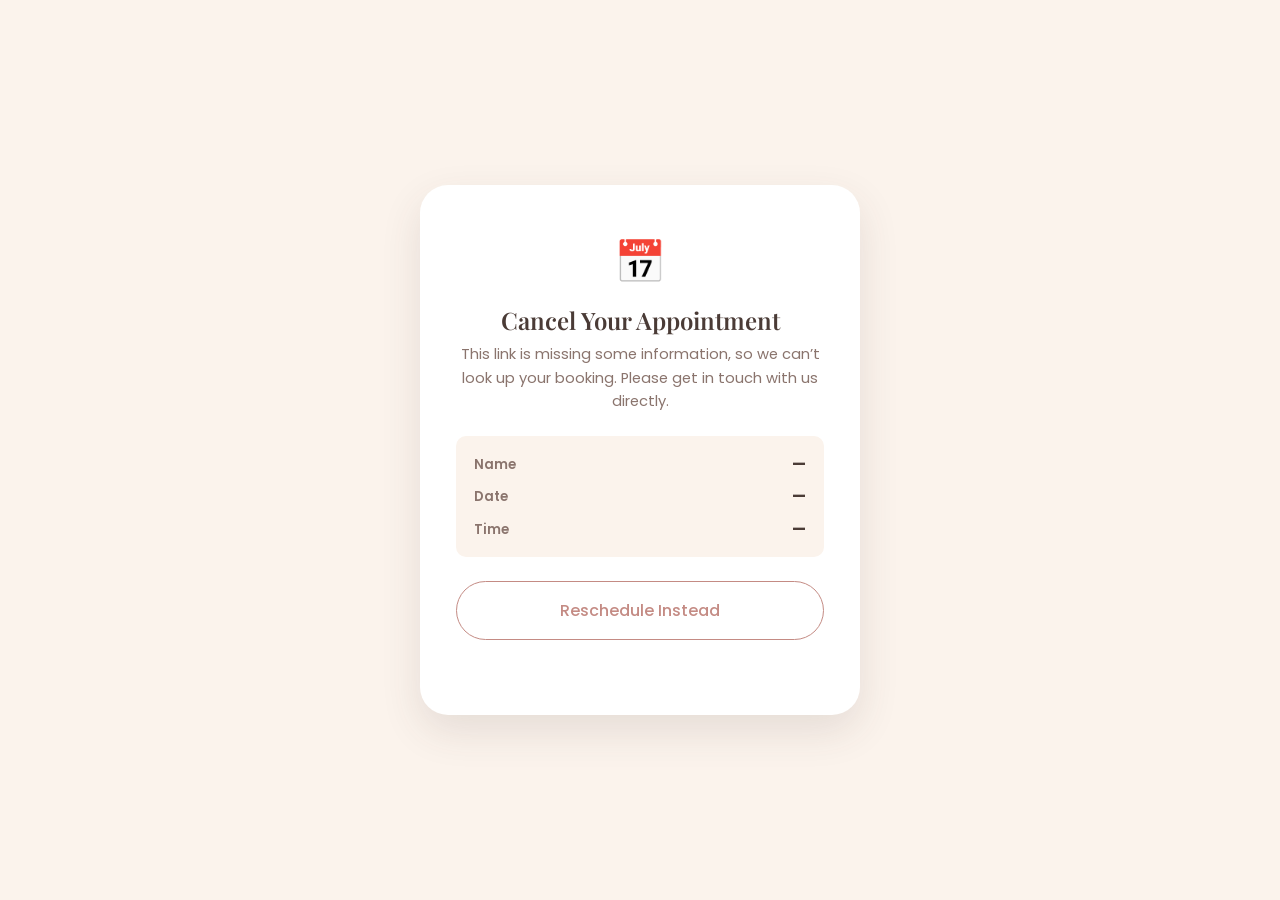
<file: cancel.html>
<!DOCTYPE html>
<html lang="en">
<head>
<meta charset="UTF-8">
<meta name="viewport" content="width=device-width, initial-scale=1.0">
<title>Cancel Your Appointment &mdash; PeerOna</title>
<meta name="robots" content="noindex, nofollow">
<link rel="icon" href="data:image/svg+xml,<svg xmlns=%22http://www.w3.org/2000/svg%22 viewBox=%220 0 100 100%22><text y=%22.9em%22 font-size=%2290%22>&#127807;</text></svg>">
<link rel="preconnect" href="https://fonts.googleapis.com">
<link rel="preconnect" href="https://fonts.gstatic.com" crossorigin>
<link href="https://fonts.googleapis.com/css2?family=Playfair+Display:wght@600;700&family=Poppins:wght@400;500;600&display=swap" rel="stylesheet">
<link rel="stylesheet" href="assets/css/cancel.css">
</head>
<body>

<div class="cancel-page">
  <div class="cancel-box">
    <div class="cancel-icon" aria-hidden="true">&#128197;</div>
    <h1>Cancel Your Appointment</h1>
    <p class="cancel-sub" id="cancelSub">Loading your booking details&hellip;</p>

    <div class="cancel-details" id="cancelDetails" hidden>
      <div class="cancel-detail-row"><span>Name</span><strong id="cancelDetailName">&mdash;</strong></div>
      <div class="cancel-detail-row"><span>Date</span><strong id="cancelDetailDate">&mdash;</strong></div>
      <div class="cancel-detail-row"><span>Time</span><strong id="cancelDetailTime">&mdash;</strong></div>
    </div>

    <div class="cancel-actions">
      <button type="button" class="btn btn-primary btn-block btn-lg" id="cancelConfirmBtn" hidden>Cancel This Booking</button>
      <a class="btn btn-outline btn-block btn-lg" id="cancelRescheduleLink" href="#" hidden>Reschedule Instead</a>
    </div>
    <p class="form-status" id="cancelFormStatus" aria-live="polite"></p>
  </div>
</div>

<script src="assets/js/cancel.js"></script>
</body>
</html>
</file>
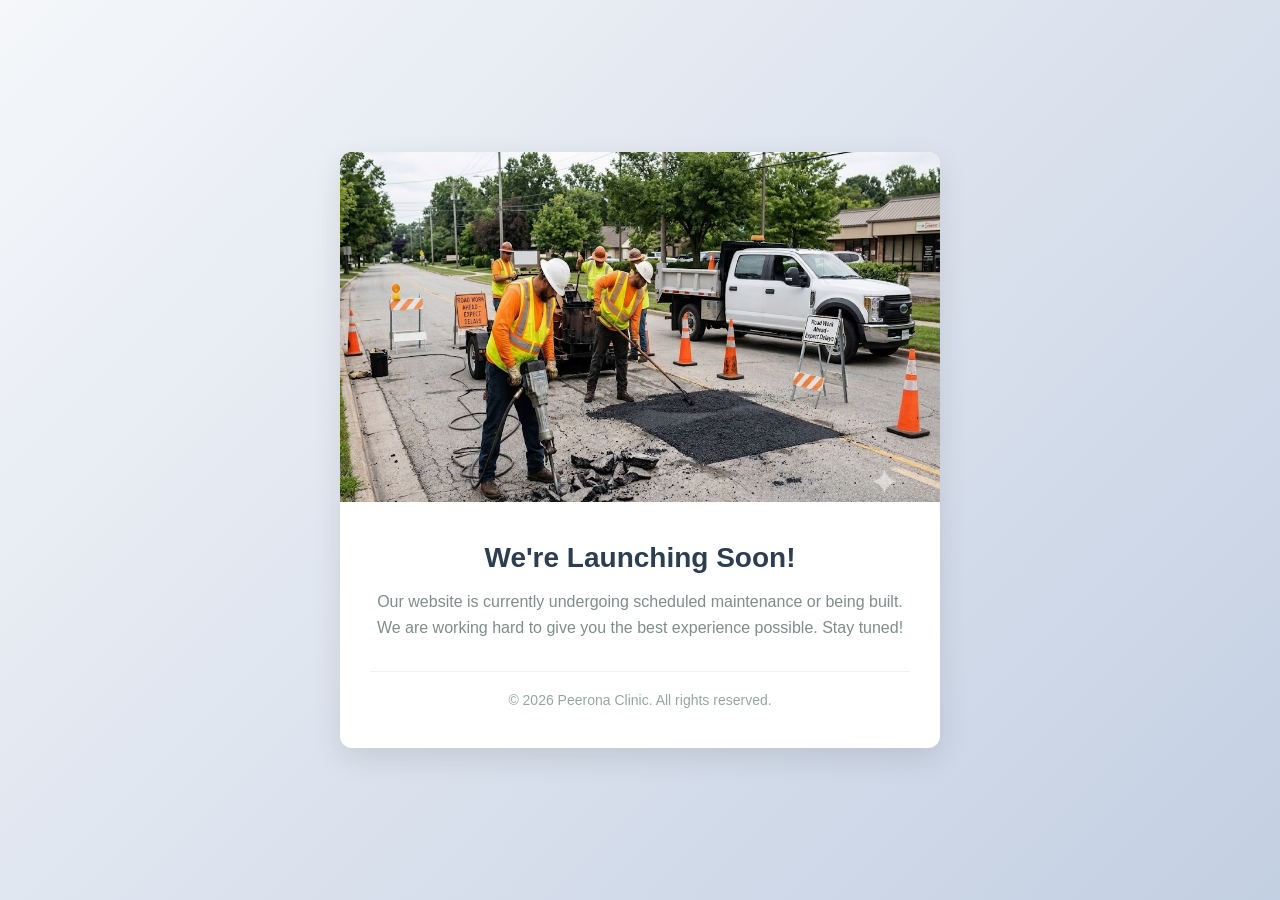
<file: index_Under_contruction.html>
<!DOCTYPE html>
<html lang="en">
<head>
    <meta charset="UTF-8">
    <meta name="viewport" content="width=device-width, initial-scale=1.0">
    <title>Site Under Construction - Peerona Clinic</title>
    <style>
        * {
            margin: 0;
            padding: 0;
            box-sizing: border-box;
            font-family: 'Segoe UI', Tahoma, Geneva, Verdana, sans-serif;
        }

        body {
            background: linear-gradient(135deg, #f5f7fa 0%, #c3cfe2 100%);
            min-height: 100vh;
            display: flex;
            justify-content: center;
            align-items: center;
            padding: 20px;
        }

        .container {
            background: white;
            border-radius: 12px;
            box-shadow: 0 10px 30px rgba(0, 0, 0, 0.1);
            max-width: 600px;
            width: 100%;
            overflow: hidden;
            text-align: center;
        }

        .image-container {
            width: 100%;
            max-height: 350px;
            overflow: hidden;
        }

        .image-container img {
            width: 100%;
            height: auto;
            display: block;
        }

        .content {
            padding: 40px 30px;
        }

        h1 {
            color: #2c3e50;
            font-size: 28px;
            margin-bottom: 15px;
        }

        p {
            color: #7f8c8d;
            font-size: 16px;
            line-height: 1.6;
            margin-bottom: 30px;
        }

        .footer {
            color: #95a5a6;
            font-size: 14px;
            border-top: 1px solid #ecf0f1;
            padding-top: 20px;
        }
    </style>
</head>
<body>

    <div class="container">
        <div class="image-container">
            <img src="./watermarked_img_16192294696748133401.jpg" alt="Worker repairing a road for Peerona Clinic">
        </div>
        <div class="content">
            <h1>We're Launching Soon!</h1>
            <p>Our website is currently undergoing scheduled maintenance or being built. We are working hard to give you the best experience possible. Stay tuned!</p>
            
            <div class="footer">
                &copy; 2026 Peerona Clinic. All rights reserved.
            </div>
        </div>
    </div>

</body>
</html>
</file>
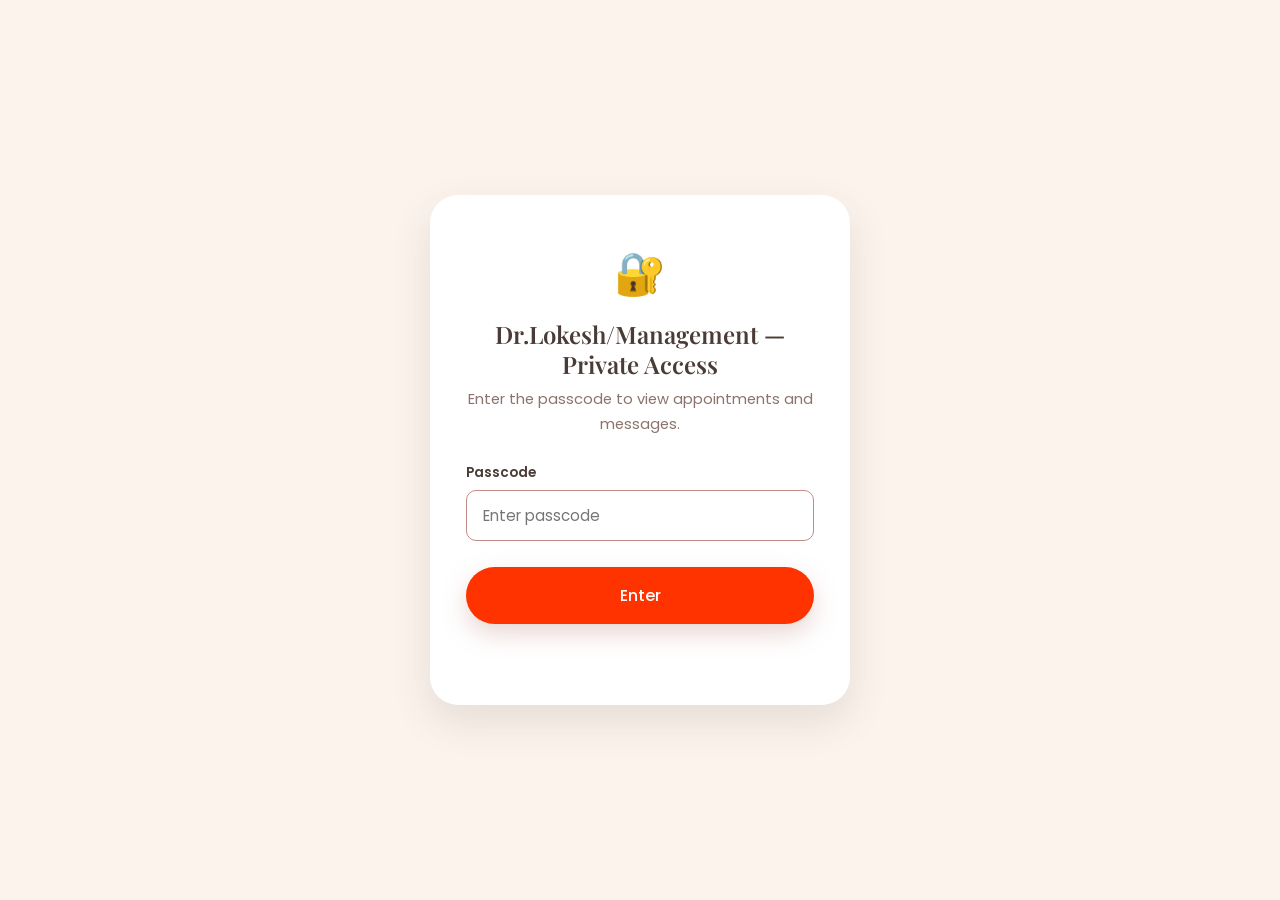
<file: loki.html>
<!DOCTYPE html>
<html lang="en">
<head>
<meta charset="UTF-8">
<meta name="viewport" content="width=device-width, initial-scale=1.0">
<title>Peerona's Dr.Lokesh Page</title>
<meta name="robots" content="noindex, nofollow">
<link rel="icon" href="data:image/svg+xml,<svg xmlns=%22http://www.w3.org/2000/svg%22 viewBox=%220 0 100 100%22><text y=%22.9em%22 font-size=%2290%22>&#127807;</text></svg>">
<link rel="preconnect" href="https://fonts.googleapis.com">
<link rel="preconnect" href="https://fonts.gstatic.com" crossorigin>
<link href="https://fonts.googleapis.com/css2?family=Playfair+Display:wght@500;600;700&family=Poppins:wght@300;400;500;600;700&display=swap" rel="stylesheet">
<link rel="stylesheet" href="assets/css/style.css">
<link rel="stylesheet" href="assets/css/loki.css">
</head>
<body class="loki-page">

<!-- ===== Passcode gate ===== -->
<div class="loki-gate" id="lokiGate">
  <div class="loki-gate-box">
    <div class="loki-gate-icon" aria-hidden="true">&#128272;</div>
    <h1>Dr.Lokesh/Management &mdash; Private Access</h1>
    <p class="modal-sub">Enter the passcode to view appointments and messages.</p>
    <form id="lokiGateForm" class="message-form" autocomplete="off">
      <div class="form-saving-overlay" id="lokiGateSavingOverlay"><span class="loki-spinner"></span></div>
      <label for="lokiPasscodeInput">Passcode</label>
      <input type="password" id="lokiPasscodeInput" name="passcode" placeholder="Enter passcode" required autofocus>
      <button type="submit" class="btn btn-primary btn-block btn-lg">Enter</button>
      <p class="form-status" id="lokiGateStatus" aria-live="polite"></p>
    </form>
  </div>
</div>

<!-- ===== Main app (hidden until passcode verified) ===== -->
<div class="loki-app" id="lokiApp" hidden>

  <header class="loki-header">
    <div class="container loki-header-inner">
      <div class="brand">
        <span class="logo">Pee<span>rOna</span></span>
        <span class="brand-tagline">Dr. Lokesh &mdash; Appointments &amp; Messages</span>
      </div>
      <div class="loki-header-tabs">
        <button type="button" class="loki-header-tab" id="lokiBookApptTab"><i data-icon="calendar"></i> Book Appointment</button>
        <button type="button" class="loki-header-tab" id="lokiCancelReschedTab"><i data-icon="search"></i> Search Booking/Cancel/Reschedule Appointment</button>
        <button type="button" class="loki-header-tab" id="lokiReorderTab"><i data-icon="move-vertical"></i> Insert/Delete/Push up/Push down</button>
        <button type="button" class="loki-header-tab" id="lokiOriginalTab"><i data-icon="history"></i> Show Original Bookings</button>
      </div>
      <button type="button" class="btn btn-outline loki-lock-btn" id="lokiLockBtn"><i data-icon="x"></i> <span id="lokiLockLabel">Logout</span></button>
    </div>
  </header>

  <main class="container loki-main">

    <!-- ===== Appointment Section ===== -->
    <section class="loki-section" id="apptSection">
      <button type="button" class="loki-section-toggle" id="apptToggle" aria-expanded="false">
        <i data-icon="calendar"></i>
        <span>Appointment Detail Section</span>
        <i data-icon="arrow-up" class="loki-chevron"></i>
      </button>

      <div class="loki-section-body" id="apptBody" hidden>
        <div class="form-saving-overlay" id="apptSavingOverlay"><span class="loki-spinner"></span></div>
        <div class="loki-nav">
          <button type="button" class="btn btn-outline loki-nav-btn" id="apptPrevBtn">&larr; Earlier</button>
          <span class="loki-nav-label" id="apptRangeLabel">&mdash;</span>
          <button type="button" class="btn btn-outline loki-nav-btn" id="apptTodayBtn">Today</button>
          <button type="button" class="btn btn-outline loki-nav-btn" id="apptNextBtn">Later &rarr;</button>
          <button type="button" class="btn btn-outline loki-nav-btn" id="apptDateRangeBtn">Search By Date Range</button>
          <button type="button" class="loki-refresh-btn" id="apptRefreshBtn" title="Refresh" aria-label="Refresh appointments"><i data-icon="refresh"></i></button>
        </div>

        <div class="loki-custom-range-row" id="apptCustomRangeRow" hidden>
          <span class="loki-custom-range-badge" id="apptCustomRangeBadge"></span>
          <button type="button" class="loki-range-clear-btn" id="apptCustomRangeClearBtn">&times; Clear date range</button>
        </div>

        <div class="loki-sort-row">
          <label for="apptStatusFilterSelect">Status</label>
          <select id="apptStatusFilterSelect">
            <option value="finishedUpcoming">Finished And Upcoming</option>
            <option value="all">All</option>
            <option value="">Upcoming</option>
            <option value="Finished">Finished</option>
            <option value="Cancelled">Cancelled</option>
            <option value="Past">Past</option>
            <option value="ReScheduled">ReScheduled</option>
          </select>
          <label for="apptSortSelect">Sort by</label>
          <select id="apptSortSelect">
            <option value="date">Date</option>
            <option value="name">Patient Name</option>
            <option value="status">Status</option>
          </select>
          <label for="apptSortOrderSelect">Order</label>
          <select id="apptSortOrderSelect">
            <option value="asc">Ascending</option>
            <option value="desc">Descending</option>
          </select>
        </div>

        <p class="form-status" id="apptStatus" aria-live="polite"></p>
        <div class="loki-list" id="apptList"></div>

        <div class="loki-save-bar" id="apptSaveBar" hidden>
          <span id="apptSaveCount"></span>
          <div class="loki-reorder-savebar-actions">
            <button type="button" class="btn btn-outline" id="apptResetAllBtn">Reset All</button>
            <button type="button" class="btn btn-primary" id="apptSaveBtn" disabled>Save Changes</button>
          </div>
        </div>
      </div>
    </section>

    <!-- ===== Messages Section ===== -->
    <section class="loki-section" id="msgSection">
      <button type="button" class="loki-section-toggle" id="msgToggle" aria-expanded="false">
        <i data-icon="message-circle"></i>
        <span>Messages Section</span>
        <i data-icon="arrow-up" class="loki-chevron"></i>
      </button>

      <div class="loki-section-body" id="msgBody" hidden>
        <div class="loki-nav">
          <button type="button" class="btn btn-outline loki-nav-btn" id="msgPrevBtn">&larr; Earlier</button>
          <span class="loki-nav-label" id="msgRangeLabel">&mdash;</span>
          <button type="button" class="btn btn-outline loki-nav-btn" id="msgTodayBtn">Today</button>
          <button type="button" class="btn btn-outline loki-nav-btn" id="msgNextBtn">Later &rarr;</button>
          <button type="button" class="loki-refresh-btn" id="msgRefreshBtn" title="Refresh" aria-label="Refresh messages"><i data-icon="refresh"></i></button>
        </div>

        <div class="loki-sort-row">
          <label for="msgSortSelect">Sort by</label>
          <select id="msgSortSelect">
            <option value="date">Date</option>
            <option value="name">Patient Name</option>
            <option value="status">Status (Replied / Not Replied)</option>
          </select>
          <label for="msgSortOrderSelect">Order</label>
          <select id="msgSortOrderSelect">
            <option value="asc">Ascending</option>
            <option value="desc">Descending</option>
          </select>
        </div>

        <p class="form-status" id="msgStatus" aria-live="polite"></p>
        <div class="loki-list" id="msgList"></div>
      </div>
    </section>

    <!-- ===== Cancel Dates Section ===== -->
    <section class="loki-section" id="cancelSection">
      <button type="button" class="loki-section-toggle" id="cancelToggle" aria-expanded="false">
        <i data-icon="x-circle"></i>
        <span>Cancel Dates</span>
        <i data-icon="arrow-up" class="loki-chevron"></i>
      </button>

      <div class="loki-section-body" id="cancelBody" hidden>
        <div class="loki-subtabs">
          <button type="button" class="loki-subtab-btn is-active" id="cancelAllTabBtn">All Bookings</button>
          <button type="button" class="loki-subtab-btn" id="cancelRangeTabBtn">By Date Range</button>
          <button type="button" class="loki-refresh-btn" id="cancelRefreshBtn" title="Refresh" aria-label="Refresh bookings"><i data-icon="refresh"></i></button>
        </div>

        <!-- All Bookings sub-view -->
        <div class="loki-subtab-panel" id="cancelAllPanel">
          <p class="form-status" id="cancelAllStatus" aria-live="polite"></p>
          <div class="loki-cancel-selectbar">
            <label class="loki-checkbox-label">
              <input type="checkbox" id="cancelAllSelectAll"> Select all
            </label>
            <span id="cancelAllSelectedCount">0 selected</span>
          </div>
          <div class="loki-list" id="cancelAllList"></div>
          <div class="loki-save-bar" id="cancelAllSaveBar" hidden>
            <div class="loki-reason-field">
              <label for="cancelAllReasonSelect">Cancelled Reason (optional, applies to all selected)</label>
              <select id="cancelAllReasonSelect"></select>
            </div>
            <button type="button" class="btn btn-primary" id="cancelAllSaveBtn">Cancel Selected</button>
          </div>
        </div>

        <!-- Date Range sub-view -->
        <div class="loki-subtab-panel" id="cancelRangePanel" hidden>
          <div class="loki-range-fields">
            <label>Start date <input type="date" id="cancelRangeStart"></label>
            <label>End date <input type="date" id="cancelRangeEnd"></label>
            <button type="button" class="btn btn-outline" id="cancelRangeLoadBtn">Show Bookings</button>
          </div>
          <p class="form-status" id="cancelRangeStatus" aria-live="polite"></p>
          <div class="loki-cancel-selectbar" id="cancelRangeSelectbar" hidden>
            <label class="loki-checkbox-label">
              <input type="checkbox" id="cancelRangeSelectAll"> Select all
            </label>
            <span id="cancelRangeSelectedCount">0 selected</span>
          </div>
          <div class="loki-list" id="cancelRangeList"></div>
          <div class="loki-save-bar" id="cancelRangeSaveBar" hidden>
            <div class="loki-reason-field">
              <label for="cancelRangeReasonSelect">Cancelled Reason (optional, applies to all selected)</label>
              <select id="cancelRangeReasonSelect"></select>
            </div>
            <button type="button" class="btn btn-primary" id="cancelRangeSaveBtn">Cancel Selected</button>
          </div>
        </div>
      </div>
    </section>

  </main>
</div>

<!-- ===== Photos modal ===== -->
<div class="modal-overlay" id="photosModalOverlay">
  <div class="modal-box loki-photos-box">
    <button type="button" class="modal-close" id="closePhotosModal" aria-label="Close"><i data-icon="x"></i></button>
    <h3>Photos</h3>
    <p class="modal-sub" id="photosModalSub">Uploaded with this message.</p>
    <div class="modal-scroll-content loki-photos-scroll" id="photosScroll"></div>
  </div>
</div>

<!-- ===== Reply modal ===== -->
<div class="modal-overlay" id="replyModalOverlay">
  <div class="modal-box">
    <button type="button" class="modal-close" id="closeReplyModal" aria-label="Close"><i data-icon="x"></i></button>
    <h3>Reply to message</h3>
    <p class="modal-sub" id="replyModalSub">&mdash;</p>
    <form id="replyForm" class="message-form">
      <label for="replyTextarea">Your reply</label>
      <textarea id="replyTextarea" rows="10" placeholder="Type your reply here (up to about 1000 words)..."></textarea>
      <span class="form-hint" id="replyWordCount">0 / 1000 words</span>
      <button type="submit" class="btn btn-primary btn-block btn-lg">Send Reply</button>
      <p class="form-status" id="replyFormStatus" aria-live="polite"></p>
    </form>
  </div>
</div>

<!-- ===== Prescription modal ===== -->
<div class="modal-overlay" id="prescriptionModalOverlay">
  <div class="modal-box">
    <button type="button" class="modal-close" id="closePrescriptionModal" aria-label="Close"><i data-icon="x"></i></button>
    <h3>Prescription</h3>
    <p class="modal-sub" id="prescriptionModalSub">&mdash;</p>
    <div class="modal-scroll-content">
    <form id="prescriptionForm" class="message-form">
      <div class="form-saving-overlay" id="prescriptionSavingOverlay"><span class="loki-spinner"></span></div>
      <label for="prescriptionTextarea">Prescription notes <span class="form-optional">(optional)</span></label>
      <textarea id="prescriptionTextarea" rows="10" placeholder="Type the prescription / notes here (up to about 1000 words)..."></textarea>
      <span class="form-hint" id="prescriptionWordCount">0 / 1000 words</span>

      <div class="loki-rx-image-section">
        <label>Prescription photos &amp; files <span class="form-optional">(optional, any number &mdash; photos, PDF, Word, Excel, PowerPoint)</span></label>
        <div class="loki-rx-image-list" id="prescriptionImageList"></div>
        <input type="file" id="prescriptionImageAddInput" accept="image/*,application/pdf,.doc,.docx,.xls,.xlsx,.ppt,.pptx" hidden>
        <input type="file" id="prescriptionCameraInput" accept="image/*" capture="environment" hidden>
        <div class="loki-rx-image-controls">
          <button type="button" class="btn btn-outline loki-rx-image-add-btn" id="prescriptionImageAddBtn">+ Add Photo / File</button>
          <button type="button" class="btn btn-outline loki-rx-image-camera-btn" id="prescriptionCameraBtn" hidden>&#128247; Take Photo</button>
          <button type="button" class="btn btn-outline loki-rx-view-all-btn" id="prescriptionViewAllBtn" hidden>&#128065; View All</button>
        </div>
      </div>

      <button type="submit" class="btn btn-primary btn-block btn-lg">Save Prescription</button>
      <p class="form-status" id="prescriptionFormStatus" aria-live="polite"></p>
    </form>
    </div>
  </div>
</div>

<!-- ===== Book/Reschedule Appointment modal ===== -->
<div class="modal-overlay" id="lokiApptFormModalOverlay">
  <div class="modal-box">
    <button type="button" class="modal-close" id="closeLokiApptFormModal" aria-label="Close"><i data-icon="x"></i></button>
    <h3 id="lokiApptFormTitle">Book an Appointment</h3>
    <p class="modal-sub" id="lokiApptFormSub">Pick a date and time for the patient &mdash; we&rsquo;ll save it right away.</p>
    <div class="modal-scroll-content">
    <form id="lokiApptForm" class="message-form">
      <div class="form-saving-overlay" id="lokiApptFormSavingOverlay"><span class="loki-spinner"></span></div>
      <label for="lokiApptName">Name</label>
      <input type="text" id="lokiApptName" name="name" placeholder="Patient's name" required>

      <label for="lokiApptPhone">Phone Number</label>
      <div class="phone-field-group">
        <select id="lokiApptPhoneCode" class="phone-code-select" aria-label="Country code"></select>
        <input type="tel" id="lokiApptPhone" name="phone" placeholder="Patient's phone number" required inputmode="numeric" autocomplete="tel-national" pattern="[0-9]{6,14}">
      </div>

      <label for="lokiApptEmail">Email Id <span class="form-optional">(optional)</span></label>
      <input type="email" id="lokiApptEmail" name="email" placeholder="patient.email@example.com">

      <label for="lokiApptDate">Date</label>
      <input type="date" id="lokiApptDate" name="date" required>

      <label for="lokiApptTime">Booking Time</label>
      <select id="lokiApptTime" name="timeSlot" required>
        <option value="">Select a time slot</option>
      </select>
      <span class="form-hint">10 AM&ndash;2 PM &amp; 3 PM&ndash;8 PM, 30-minute slots (2&ndash;3 PM is lunch break). Already-booked slots are grayed out.</span>

      <button type="submit" class="btn btn-primary btn-block btn-lg" id="lokiApptFormSubmitBtn">Confirm Appointment</button>
      <p class="form-status" id="lokiApptFormStatus" aria-live="polite"></p>
    </form>
    </div>
  </div>
</div>

<!-- ===== Cancel/Reschedule Appointment search modal ===== -->
<div class="modal-overlay" id="lokiCancelReschedModalOverlay">
  <div class="modal-box loki-search-box">
    <button type="button" class="modal-close" id="closeLokiCancelReschedModal" aria-label="Close"><i data-icon="x"></i></button>
    <h3>Search Booking/Cancel / Reschedule an Appointment</h3>
    <p class="modal-sub">Search by patient name or by date to find a booking.</p>
    <div class="modal-scroll-content">
      <div class="loki-search-fields">
        <div class="loki-search-field">
          <label for="lokiSearchName">Patient Name</label>
          <input type="text" id="lokiSearchName" placeholder="Search by name">
          <label class="loki-search-regex-toggle" for="lokiSearchRegexToggle">
            <input type="checkbox" id="lokiSearchRegexToggle"> Use regular expression
          </label>
        </div>
        <button type="button" class="btn btn-outline loki-search-mode-toggle" id="lokiSearchModeToggle" aria-pressed="false" title="Or: name and date match independently. And: narrows to a name within the chosen date.">Or</button>
        <div class="loki-search-field">
          <label for="lokiSearchDate">Date</label>
          <input type="date" id="lokiSearchDate">
        </div>
        <button type="button" class="btn btn-outline loki-search-clear-btn" id="lokiSearchClearBtn">Clear</button>
      </div>
      <div class="loki-search-range-row">
        <span class="loki-search-range-label">Show:</span>
        <label class="loki-search-range-checkbox" id="lokiSearchRangeTodayLabel"><input type="checkbox" id="lokiSearchRangeToday"> Today</label>
        <label class="loki-search-range-checkbox" id="lokiSearchRangeEarlierLabel"><input type="checkbox" id="lokiSearchRangeEarlier"> Earlier</label>
        <label class="loki-search-range-checkbox" id="lokiSearchRangeFutureLabel"><input type="checkbox" id="lokiSearchRangeFuture"> Tomorrow &amp; Further Dates</label>
        <label class="loki-search-range-checkbox" id="lokiSearchRangeAllLabel"><input type="checkbox" id="lokiSearchRangeAll"> All</label>
        <button type="button" class="btn btn-outline loki-search-daterange-btn" id="lokiSearchDateRangeBtn">Search By Date Range</button>
        <button type="button" class="btn btn-outline loki-search-sort-toggle" id="lokiSearchSortToggle" aria-pressed="false" title="Sort results by date ascending or descending">Date &uarr; (Oldest First)</button>
      </div>
      <div class="loki-custom-range-row" id="lokiSearchCustomRangeRow" hidden>
        <span class="loki-custom-range-badge" id="lokiSearchCustomRangeBadge"></span>
        <button type="button" class="loki-range-clear-btn" id="lokiSearchCustomRangeClearBtn">&times; Clear date range</button>
      </div>
      <button type="button" class="loki-search-back-btn" id="lokiSearchBackBtn" hidden>&larr; Back</button>
      <div class="loki-search-results" id="lokiSearchResults">
        <p class="loki-empty">Type a name or pick a date to search.</p>
      </div>
    </div>
  </div>
</div>

<!-- ===== View More (booking detail) modal ===== -->
<div class="modal-overlay" id="lokiViewMoreModalOverlay">
  <div class="modal-box">
    <button type="button" class="modal-close" id="closeLokiViewMoreModal" aria-label="Close"><i data-icon="x"></i></button>
    <h3>Booking Details</h3>
    <p class="modal-sub" id="lokiViewMoreSub">&mdash;</p>
    <div class="modal-scroll-content">
      <div class="loki-view-more-details" id="lokiViewMoreDetails"></div>
      <button type="button" class="btn btn-outline loki-view-more-photos-btn" id="lokiViewMorePhotosBtn" hidden>&#128065; View All</button>
    </div>
  </div>
</div>

<!-- ===== Search By Date Range sub-modal (shared: Appointment Detail Section + Search modal) ===== -->
<div class="modal-overlay" id="dateRangeModalOverlay">
  <div class="modal-box">
    <button type="button" class="modal-close" id="closeDateRangeModal" aria-label="Close"><i data-icon="x"></i></button>
    <h3>Search By Date Range</h3>
    <p class="modal-sub">Pick a start and end date to load bookings in that range.</p>
    <div class="loki-range-fields">
      <label>Start date <input type="date" id="dateRangeStartInput"></label>
      <label>End date <input type="date" id="dateRangeEndInput"></label>
    </div>
    <p class="form-status" id="dateRangeStatus" aria-live="polite"></p>
    <button type="button" class="btn btn-primary btn-block" id="dateRangeSearchBtn">Search</button>
  </div>
</div>

<!-- ===== Insert/Delete/Push up/Push down ===== -->
<div class="modal-overlay" id="lokiReorderModalOverlay">
  <div class="modal-box loki-reorder-box">
    <button type="button" class="modal-close" id="closeLokiReorderModal" aria-label="Close"><i data-icon="x"></i></button>
    <h3>Insert/Delete/Push up/Push down</h3>
    <p class="modal-sub">Check a booking below to insert a new one after it, delete it, or push it earlier/later. Nothing here is saved until you click Save Changes &mdash; and unlike the usual Cancel/Reschedule actions, nothing here emails the patient.</p>
    <div class="loki-nav">
      <button type="button" class="btn btn-outline loki-nav-btn" id="lokiReorderTodayBtn">Today</button>
      <label class="loki-reorder-date-label">Pick a date
        <input type="date" class="loki-reorder-date-input" id="lokiReorderDateInput">
      </label>
      <span class="loki-nav-label" id="lokiReorderRangeLabel">&mdash;</span>
    </div>
    <div class="modal-scroll-content">
      <p class="form-status" id="lokiReorderStatus" aria-live="polite"></p>
      <div class="loki-list" id="lokiReorderList"></div>
    </div>
    <div class="loki-save-bar" id="lokiReorderSaveBar" hidden>
      <span id="lokiReorderSaveCount"></span>
      <div class="loki-reorder-savebar-actions">
        <button type="button" class="btn btn-outline" id="lokiReorderResetBtn">Reset All</button>
        <button type="button" class="btn btn-primary" id="lokiReorderSaveBtn" disabled>Save Changes</button>
      </div>
    </div>
  </div>
</div>

<!-- ===== Show Original Bookings ===== -->
<div class="modal-overlay" id="lokiOriginalModalOverlay">
  <div class="modal-box loki-reorder-box">
    <button type="button" class="modal-close" id="closeLokiOriginalModal" aria-label="Close"><i data-icon="x"></i></button>
    <h3>Show Original Bookings</h3>
    <p class="modal-sub">Pick a date to see that day's bookings alongside the slot each one was originally booked for, before any pushes or reschedules.</p>
    <div class="loki-nav">
      <button type="button" class="btn btn-outline loki-nav-btn" id="lokiOriginalTodayBtn">Today</button>
      <label class="loki-reorder-date-label">Pick a date
        <input type="date" class="loki-reorder-date-input" id="lokiOriginalDateInput">
      </label>
      <span class="loki-nav-label" id="lokiOriginalRangeLabel">&mdash;</span>
    </div>
    <div class="modal-scroll-content">
      <p class="form-status" id="lokiOriginalStatus" aria-live="polite"></p>
      <div class="loki-list" id="lokiOriginalList"></div>
    </div>
  </div>
</div>

<script src="assets/js/loki.js"></script>
</body>
</html>
</file>
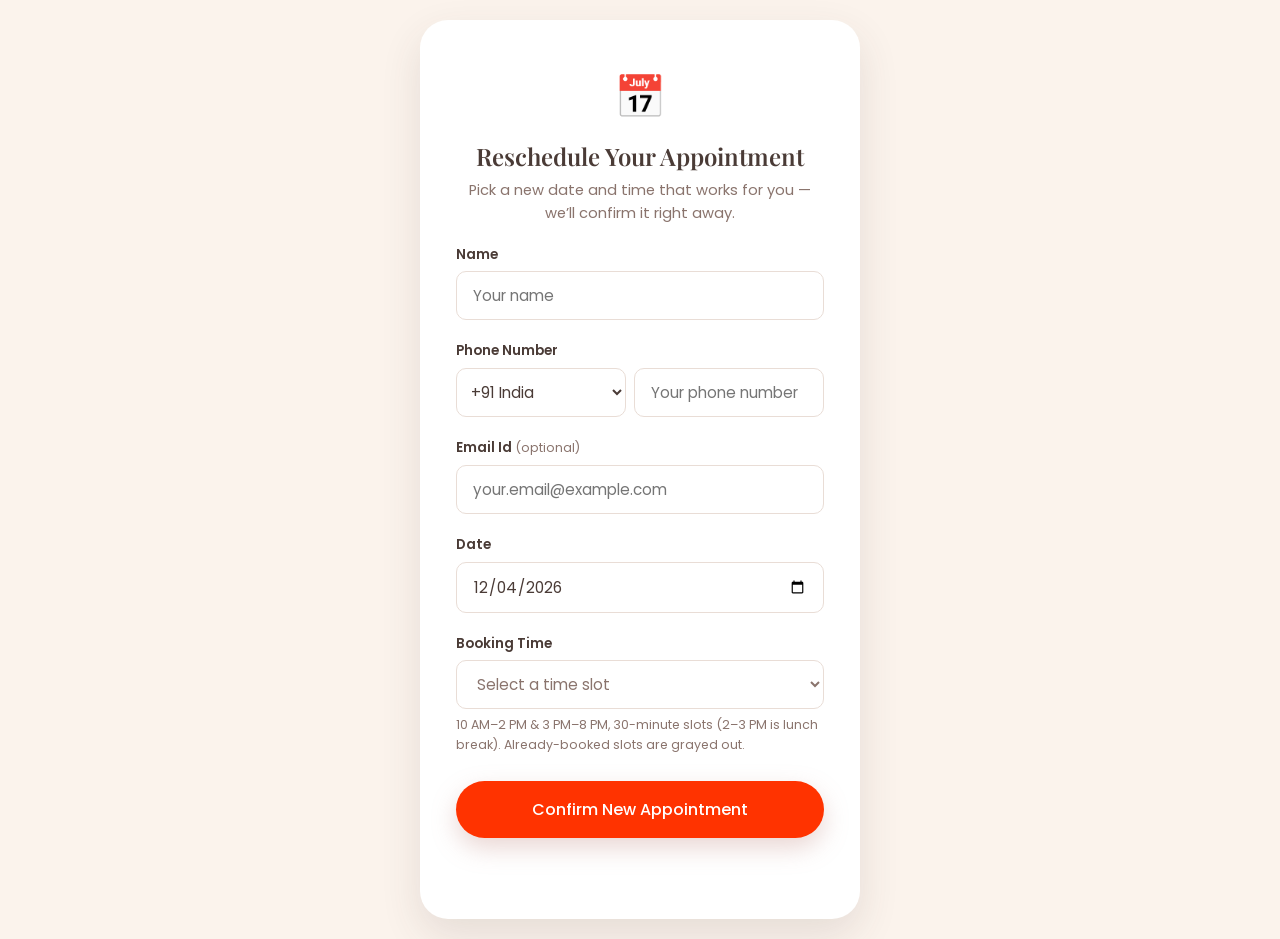
<file: reschedule.html>
<!DOCTYPE html>
<html lang="en">
<head>
<meta charset="UTF-8">
<meta name="viewport" content="width=device-width, initial-scale=1.0">
<title>Reschedule Your Appointment &mdash; PeerOna</title>
<meta name="robots" content="noindex, nofollow">
<link rel="icon" href="data:image/svg+xml,<svg xmlns=%22http://www.w3.org/2000/svg%22 viewBox=%220 0 100 100%22><text y=%22.9em%22 font-size=%2290%22>&#127807;</text></svg>">
<link rel="preconnect" href="https://fonts.googleapis.com">
<link rel="preconnect" href="https://fonts.gstatic.com" crossorigin>
<link href="https://fonts.googleapis.com/css2?family=Playfair+Display:wght@600;700&family=Poppins:wght@400;500;600&display=swap" rel="stylesheet">
<link rel="stylesheet" href="assets/css/reschedule.css">
</head>
<body>

<div class="resch-page">
  <div class="resch-box">
    <div class="resch-icon" aria-hidden="true">&#128197;</div>
    <h1>Reschedule Your Appointment</h1>
    <p class="resch-sub" id="reschSub">Pick a new date and time that works for you &mdash; we&rsquo;ll confirm it right away.</p>

    <form id="rescheduleForm" class="message-form">
      <label for="reschName">Name</label>
      <input type="text" id="reschName" name="name" placeholder="Your name" required>

      <label for="reschPhone">Phone Number</label>
      <div class="phone-field-group">
        <select id="reschPhoneCode" class="phone-code-select" aria-label="Country code"></select>
        <input type="tel" id="reschPhone" name="phone" placeholder="Your phone number" required inputmode="numeric" autocomplete="tel-national" pattern="[0-9]{6,14}">
      </div>

      <label for="reschEmail">Email Id <span class="form-optional">(optional)</span></label>
      <input type="email" id="reschEmail" name="email" placeholder="your.email@example.com">

      <label for="reschDate">Date</label>
      <input type="date" id="reschDate" name="date" required>

      <label for="reschTime">Booking Time</label>
      <select id="reschTime" name="timeSlot" required>
        <option value="">Select a time slot</option>
      </select>
      <span class="form-hint">10 AM&ndash;2 PM &amp; 3 PM&ndash;8 PM, 30-minute slots (2&ndash;3 PM is lunch break). Already-booked slots are grayed out.</span>

      <button type="submit" class="btn btn-primary btn-block btn-lg">Confirm New Appointment</button>
      <p class="form-status" id="reschFormStatus" aria-live="polite"></p>
    </form>
  </div>
</div>

<script src="assets/js/reschedule.js"></script>
</body>
</html>
</file>
<file: assets/css/cancel.css>
/* =========================================================
   PeerOna — Cancel Booking page (cancel.html)
   Fully self-contained, same reasoning as assets/css/reschedule.css:
   deliberately does NOT load the main site's assets/css/style.css
   (30KB of hero/gallery/carousel styles) since this page only ever
   needs a small card with a couple of details and two buttons.
   ========================================================= */

:root {
  --blush-dark: #c48b84;
  --cream:      #fbf3ec;
  --text-dark:  #4a3b36;
  --text-light: #8a746d;
  --white:      #ffffff;

  --font-heading: 'Playfair Display', Georgia, serif;
  --font-body: 'Poppins', 'Segoe UI', sans-serif;

  --radius-sm: 10px;
  --radius-lg: 28px;
  --shadow-md: 0 16px 40px rgba(74, 59, 54, 0.12);
  --transition: 0.35s cubic-bezier(.4,0,.2,1);
}

* { margin: 0; padding: 0; box-sizing: border-box; }

/* overscroll-behavior-x: none stops a two-finger trackpad scroll that
   drifts even slightly sideways from being read by Chrome/Edge as a
   swipe-to-go-back/forward gesture, which would otherwise navigate the
   page away mid-scroll. */
html { overscroll-behavior-x: none; }

body {
  font-family: var(--font-body);
  color: var(--text-dark);
  background: var(--cream);
  line-height: 1.6;
  overscroll-behavior-x: none;
}

h1 { font-family: var(--font-heading); font-weight: 600; line-height: 1.25; color: var(--text-dark); }

button { font-family: inherit; cursor: pointer; border: none; background: none; }

.cancel-page {
  min-height: 100vh;
  display: flex; align-items: center; justify-content: center;
  padding: 20px;
}

.cancel-box {
  background: var(--white); border-radius: var(--radius-lg); box-shadow: var(--shadow-md);
  padding: 44px 36px; max-width: 440px; width: 100%; text-align: center;
}
.cancel-icon { font-size: 2.6rem; margin-bottom: 10px; }
.cancel-box h1 { font-size: 1.5rem; margin-bottom: 8px; }
.cancel-sub { color: var(--text-light); font-size: 0.92rem; margin-bottom: 4px; }

/* ---------- Booking details (read-only, filled in once loaded) ---------- */
.cancel-details {
  text-align: left; margin-top: 22px; padding: 16px 18px;
  background: var(--cream); border-radius: var(--radius-sm);
  display: flex; flex-direction: column; gap: 8px;
}
.cancel-detail-row { display: flex; align-items: baseline; justify-content: space-between; gap: 12px; }
.cancel-detail-row span { font-size: 0.82rem; font-weight: 600; color: var(--text-light); }
.cancel-detail-row strong { font-size: 0.95rem; color: var(--text-dark); text-align: right; overflow-wrap: anywhere; }

.cancel-actions { display: flex; flex-direction: column; gap: 12px; margin-top: 24px; }

.btn {
  display: inline-flex; align-items: center; justify-content: center; gap: 8px;
  padding: 13px 28px; border-radius: 50px; font-weight: 500; font-size: 0.95rem;
  transition: var(--transition); white-space: nowrap; text-decoration: none;
}
.btn-primary { background: #ff3300; color: var(--white); box-shadow: 0 10px 24px rgba(196, 139, 132, 0.35); }
.btn-primary:hover { background: var(--text-dark); transform: translateY(-2px); }
.btn-outline { border: 1.5px solid var(--blush-dark); color: var(--blush-dark); background: transparent; }
.btn-outline:hover { background: #ff3300; border-color: #ff3300; color: var(--white); transform: translateY(-2px); }
.btn-lg { padding: 16px 34px; font-size: 1rem; }
.btn-block { width: 100%; }
.btn:disabled { opacity: 0.7; cursor: not-allowed; transform: none; }
.btn[hidden] { display: none; }

.form-status { font-size: 0.88rem; text-align: center; min-height: 1.2em; margin-top: 14px; }
.form-status.success { color: #2f8f4e; }
.form-status.error { color: #d6453d; }

@media (max-width: 480px) {
  .cancel-box { padding: 32px 22px; }
}
</file>
<file: assets/css/style.css>
/* =========================================================
   PeerOna — Spa & Wellness
   ========================================================= */

:root {
  --blush:        #d9a6a0;
  --blush-dark:    #c48b84;
  --blush-light:   #f3d9d4;
  --gold:          #c9a66b;
  --gold-light:    #e4cda0;
  --cream:         #fbf3ec;
  --cream-dark:    #f5e6db;
  --text-dark:     #4a3b36;
  --text-light:    #8a746d;
  --white:         #ffffff;

  --font-heading: 'Playfair Display', Georgia, serif;
  --font-body: 'Poppins', 'Segoe UI', sans-serif;

  --radius-sm: 10px;
  --radius-md: 18px;
  --radius-lg: 28px;
  --shadow-sm: 0 6px 20px rgba(74, 59, 54, 0.08);
  --shadow-md: 0 16px 40px rgba(74, 59, 54, 0.12);
  --transition: 0.35s cubic-bezier(.4,0,.2,1);
}

* { margin: 0; padding: 0; box-sizing: border-box; }

/* overscroll-behavior-x: none stops a two-finger trackpad scroll that
   drifts even slightly sideways from being read by Chrome/Edge as a
   swipe-to-go-back/forward gesture -- without this, scrolling a page (or
   a modal/window on it) with two fingers can trigger a real browser
   navigation, which closes whatever modal was open since the whole page
   navigates away. overflow-x: hidden alone does not prevent this --
   that only stops actual horizontal scrolling, not the OS-level swipe
   gesture, which is a separate browser feature. */
html { scroll-behavior: smooth; overflow-x: hidden; overscroll-behavior-x: none; width: 100%; }

body {
  font-family: var(--font-body);
  color: var(--text-dark);
  background: var(--cream);
  line-height: 1.7;
  overflow-x: hidden;
  overscroll-behavior-x: none;
  width: 100%;
}

img { max-width: 100%; display: block; }
a { text-decoration: none; color: inherit; }
ul { list-style: none; }
button { font-family: inherit; cursor: pointer; border: none; background: none; }
h1, h2, h3, h4 { font-family: var(--font-heading); font-weight: 600; line-height: 1.25; color: var(--text-dark); }

.container {
  width: 100%;
  max-width: 1180px;
  margin: 0 auto;
  padding: 0 24px;
}

/* ---------- Buttons ---------- */
.btn {
  display: inline-flex;
  align-items: center;
  justify-content: center;
  gap: 8px;
  padding: 13px 28px;
  border-radius: 50px;
  font-weight: 500;
  font-size: 0.95rem;
  transition: var(--transition);
  white-space: nowrap;
}
.btn-primary {
  background: #ff3300;
  color: var(--white);
  box-shadow: 0 10px 24px rgba(196, 139, 132, 0.35);
}
.btn-primary:hover { background: var(--text-dark); transform: translateY(-2px); }
.btn-outline {
  border: 1.5px solid var(--blush-dark);
  color: var(--blush-dark);
  background: transparent;
}
.btn-outline:hover { background: #ff3300; color: var(--white); transform: translateY(-2px); }
.btn-dark { background: var(--text-dark); color: var(--white); }
.btn-dark:hover { background: #ff3300; }
.btn-lg { padding: 16px 34px; font-size: 1rem; }
.btn-block { width: 100%; }

/* ---------- Icons (inline SVG via data-icon, injected by JS) ---------- */
i[data-icon] { display: inline-flex; width: 1em; height: 1em; }
i[data-icon] svg { width: 100%; height: 100%; fill: none; stroke: currentColor; stroke-width: 2; stroke-linecap: round; stroke-linejoin: round; }

/* ---------- Preloader ---------- */
#preloader {
  position: fixed; inset: 0; z-index: 9999;
  background: var(--cream);
  display: flex; align-items: center; justify-content: center;
  transition: opacity 0.6s ease, visibility 0.6s ease;
}
#preloader.hidden { opacity: 0; visibility: hidden; }
.loader-leaf { font-size: 2.6rem; animation: spin 1.4s linear infinite; }
@keyframes spin { to { transform: rotate(360deg); } }

/* ---------- Back to top ---------- */
#backToTop {
  position: fixed; right: 24px; bottom: 24px; z-index: 400;
  width: 46px; height: 46px; border-radius: 50%;
  background: #ff3300; color: var(--white);
  display: flex; align-items: center; justify-content: center;
  font-size: 1.1rem;
  box-shadow: var(--shadow-md);
  opacity: 0; visibility: hidden; transform: translateY(10px);
  transition: var(--transition);
}
#backToTop.show { opacity: 1; visibility: visible; transform: translateY(0); }
#backToTop:hover { background: var(--text-dark); }

/* ---------- Topbar ---------- */
.topbar {
  background: var(--text-dark);
  color: var(--cream-dark);
  font-size: 0.82rem;
}
.topbar-inner {
  display: flex; align-items: center; justify-content: space-between;
  padding: 8px 24px;
  flex-wrap: wrap; gap: 6px;
}
.topbar-info { display: flex; gap: 22px; }
.topbar-info span, .topbar-hours span { display: inline-flex; align-items: center; gap: 6px; opacity: 0.9; }
.topbar-link {
  display: inline-flex; align-items: center; gap: 6px; opacity: 0.9;
  color: inherit; text-decoration: none; transition: opacity 0.2s ease;
}
.topbar-link:hover { opacity: 1; text-decoration: underline; }

/* ---------- Header ---------- */
.site-header {
  position: sticky; top: 0; z-index: 500;
  background: rgba(251, 243, 236, 0.92);
  backdrop-filter: blur(10px);
  border-bottom: 1px solid rgba(74,59,54,0.06);
  transition: var(--transition);
}
.site-header.scrolled { box-shadow: var(--shadow-sm); }
.header-inner { display: flex; align-items: center; justify-content: space-between; padding: 16px 24px; }

.logo { font-family: var(--font-heading); font-size: 1.6rem; font-weight: 700; color: var(--text-dark); letter-spacing: 0.5px; }
.logo span { color: var(--blush-dark); }

.brand { display: flex; flex-direction: column; line-height: 1.1; }
.brand-tagline {
  font-size: 0.62rem; font-weight: 500; letter-spacing: 2.5px; text-transform: uppercase;
  color: var(--text-light); margin-top: 3px; padding-left: 2px;
}
.footer-tagline { display: block; color: var(--gold-light); margin: 6px 0 0; }

.main-nav ul { display: flex; gap: 34px; }
.main-nav a {
  font-size: 0.92rem; font-weight: 500; color: var(--text-dark);
  position: relative; padding: 6px 0;
}
.main-nav a::after {
  content: ""; position: absolute; left: 0; bottom: -2px; width: 0; height: 2px;
  background: #ff3300; transition: var(--transition);
}
.main-nav a:hover::after, .main-nav a.active::after { width: 100%; }
.main-nav a:hover, .main-nav a.active { color: var(--blush-dark); }

.header-actions { display: flex; align-items: center; gap: 18px; }
.nav-toggle { display: none; flex-direction: column; gap: 5px; width: 26px; }
.nav-toggle span { height: 2px; background: var(--text-dark); border-radius: 2px; transition: var(--transition); }

/* ---------- Mobile tab bar (fixed, always visible on small screens) ---------- */
.mobile-tabbar {
  display: none;
  position: fixed; left: 0; right: 0; bottom: 0; z-index: 650;
  background: var(--white);
  border-top: 1px solid var(--cream-dark);
  box-shadow: 0 -6px 24px rgba(74,59,54,0.1);
  padding: 6px 4px calc(6px + env(safe-area-inset-bottom, 0px));
}
.mobile-tabbar a {
  flex: 1; display: flex; flex-direction: column; align-items: center; justify-content: center;
  gap: 3px; padding: 6px 2px; border-radius: var(--radius-sm);
  color: var(--text-light); font-size: 0.64rem; font-weight: 500;
  transition: var(--transition);
}
.mobile-tabbar a i { width: 20px; height: 20px; }
.mobile-tabbar a.active, .mobile-tabbar a:active { color: #ff3300; }
.mobile-tabbar a.active { background: var(--cream); }

/* ---------- Hero ---------- */
.hero {
  position: relative;
  padding: 34px 0 0;
  background: #eb3434;
  overflow: hidden;
}
.hero-blob {
  position: absolute; border-radius: 50%;
  filter: blur(10px); opacity: 0.5; z-index: 0;
}
.blob-1 { width: 380px; height: 380px; background: #f17171; top: -120px; right: -100px; }
.blob-2 { width: 300px; height: 300px; background: #eb3434; bottom: -80px; left: -100px; }

.hero-inner { position: relative; z-index: 1; text-align: center; max-width: 760px; }
.hero-inner-top { padding-top: 14px; }
.hero-inner-middle { padding-top: 2px; }
.hero-inner-bottom { padding-top: 6px; padding-bottom: 90px; }
/* The treatments carousel sits directly on the hero's red background,
   between the heading and the intro paragraph (which now reads below
   it, followed by the "Explore Services" button). */
.hero .glimpse-carousel { margin: 10px auto 18px; }
@media (max-width: 640px) {
  .hero .glimpse-carousel { margin: 4px auto 10px; }
}
.eyebrow {
  display: inline-block; text-transform: uppercase; letter-spacing: 3px;
  font-size: 0.78rem; font-weight: 600; color: var(--blush-dark); margin-bottom: 16px;
}
.hero h1 { font-size: clamp(2.1rem, 4.6vw, 3.4rem); margin-bottom: 18px; color: #fff44f; }
.hero h1 span { color: #fff44f; font-style: italic; }
.hero-text { font-size: 1.08rem; color: #ffe9e3; max-width: 560px; margin: 0 auto 34px; }
.hero-actions { display: flex; gap: 16px; justify-content: center; flex-wrap: wrap; }

/* Hero sits on a solid red background now, so its text needs its own
   light, high-contrast treatment instead of the default muted palette. */
.hero .eyebrow { color: #fff5f0; }
.hero .btn-outline {
  border-color: rgba(255, 255, 255, 0.85);
  color: #ffffff;
  font-family: var(--font-heading);
  letter-spacing: 0.3px;
}
.hero .btn-outline:hover {
  background: #ffffff;
  color: #eb3434;
  border-color: #ffffff;
}

.hero-stats { position: relative; z-index: 1; background: var(--white); border-radius: var(--radius-lg) var(--radius-lg) 0 0; box-shadow: 0 -10px 40px rgba(74,59,54,0.06); }
.stats-grid { display: grid; grid-template-columns: repeat(4, minmax(0, 1fr)); padding: 44px 24px; }
.stat-item { text-align: center; border-right: 1px solid var(--cream-dark); }
.stat-item:last-child { border-right: none; }
.stat-num, .stat-suffix { font-family: var(--font-heading); font-size: 2.1rem; font-weight: 700; color: var(--blush-dark); }
.stat-item p { font-size: 0.85rem; color: var(--text-light); margin-top: 6px; }

/* ---------- Section shared ---------- */
section { padding: 100px 0; }
.section-head { text-align: center; max-width: 620px; margin: 0 auto 56px; }
.section-head h2 { font-size: clamp(1.9rem, 3.5vw, 2.6rem); margin: 10px 0 14px; }
.section-sub { color: var(--text-light); font-size: 1rem; }
.section-head.light .eyebrow { color: var(--gold-light); }
.section-head.light h2 { color: var(--white); }

/* ---------- About ---------- */
.about { padding-top: 70px; }
.about-grid { display: grid; grid-template-columns: 0.9fr 1.1fr; gap: 70px; align-items: center; margin-top: 64px; padding-top: 56px; border-top: 1px solid var(--cream-dark); }
.about-media { position: relative; height: 420px; }
.about-tile {
  position: absolute; border-radius: var(--radius-lg);
  display: flex; align-items: center; justify-content: center;
  font-size: 3.4rem; box-shadow: var(--shadow-md);
}
.tile-a { width: 78%; height: 82%; top: 0; left: 0; background: linear-gradient(145deg, #ff3300, #ff3300); }
.tile-b {
  width: 46%; height: 46%; bottom: -30px; right: -10px;
  background: linear-gradient(145deg, var(--gold-light), var(--gold));
  border: 6px solid var(--cream);
}
.about-badge {
  position: absolute; top: 24px; left: -24px;
  background: var(--white); border-radius: var(--radius-md); box-shadow: var(--shadow-md);
  padding: 16px 20px; display: flex; flex-direction: column; align-items: center; text-align: center;
  width: 130px;
}
.about-badge strong { font-family: var(--font-heading); font-size: 1.7rem; color: var(--blush-dark); }
.about-badge span { font-size: 0.72rem; color: var(--text-light); margin-top: 4px; }

.about-content h2 { margin: 10px 0 18px; font-size: clamp(1.9rem, 3.5vw, 2.5rem); }
.about-content .lead { color: var(--text-light); margin-bottom: 26px; }
.feature-list { margin-bottom: 30px; display: grid; gap: 14px; }
.feature-list li { display: flex; align-items: center; gap: 12px; font-weight: 500; }
.feature-list i { color: var(--blush-dark); background: #ff3300; border-radius: 50%; width: 26px; height: 26px; padding: 6px; flex-shrink: 0; }

/* ---------- About: Meet Our Doctor ---------- */
.about-doctor-grid { display: grid; grid-template-columns: 300px 1fr; gap: 56px; align-items: start; margin-top: 12px; }
.about-doctor-photo { position: relative; }
.about-doctor-photo img {
  width: 100%; aspect-ratio: 3 / 4; object-fit: cover; object-position: top center;
  border-radius: var(--radius-lg); box-shadow: var(--shadow-md); display: block;
}
.about-doctor-badge {
  position: absolute; bottom: -18px; left: -18px;
  background: var(--white); border-radius: var(--radius-md); box-shadow: var(--shadow-md);
  padding: 14px 18px; text-align: center; border: 3px solid var(--cream);
}
.about-doctor-award-icon {
  width: 34px; height: 42px; display: block; margin: 0 auto 6px;
  filter: drop-shadow(0 2px 3px rgba(74, 59, 54, 0.18));
}
.about-doctor-badge strong { display: block; font-family: var(--font-heading); font-size: 1rem; color: var(--blush-dark); }
.about-doctor-badge span { font-size: 0.68rem; color: var(--text-light); }

.about-doctor-bio { display: grid; gap: 20px; }
.about-doctor-bio p { color: var(--text-dark); font-size: 1rem; line-height: 1.85; }
.about-doctor-bio strong { color: var(--blush-dark); font-weight: 700; }
.about-doctor-bio em { color: var(--text-dark); font-style: italic; }

/* ---------- Services ---------- */
.services { background: var(--white); }
.services-grid { display: grid; grid-template-columns: repeat(3, minmax(0, 1fr)); gap: 30px; }
.service-card {
  background: var(--cream); border-radius: var(--radius-md); padding: 38px 30px;
  transition: var(--transition); border: 1px solid transparent;
}
.service-card:hover { transform: translateY(-8px); box-shadow: var(--shadow-md); background: var(--white); border-color: var(--blush-light); }
.service-icon {
  width: 64px; height: 64px; border-radius: 50%; background: #ff3300;
  display: flex; align-items: center; justify-content: center; font-size: 1.7rem; margin-bottom: 20px;
}
.service-card h3 { font-size: 1.2rem; margin-bottom: 10px; }
.service-card p { color: var(--text-light); font-size: 0.92rem; margin-bottom: 20px; }
.service-meta { display: flex; justify-content: space-between; align-items: center; padding-top: 16px; border-top: 1px dashed var(--cream-dark); margin-bottom: 14px; }
.service-meta span { color: var(--text-light); font-size: 0.85rem; }
.service-meta strong { font-family: var(--font-heading); font-size: 1.25rem; color: var(--blush-dark); }
.service-link { font-size: 0.88rem; font-weight: 600; color: var(--blush-dark); }
.service-link:hover { color: var(--text-dark); }

/* ---------- Why ---------- */
.why { background: var(--cream-dark); }
.why-grid { display: grid; grid-template-columns: repeat(4, minmax(0, 1fr)); gap: 30px; text-align: center; }
.why-icon {
  width: 70px; height: 70px; margin: 0 auto 18px; border-radius: 50%;
  background: var(--white); display: flex; align-items: center; justify-content: center;
  color: var(--blush-dark); font-size: 1.5rem; box-shadow: var(--shadow-sm);
}
.why-item h4 { font-size: 1.08rem; margin-bottom: 8px; }
.why-item p { color: var(--text-light); font-size: 0.88rem; }

/* ---------- Pricing ---------- */
.pricing-grid { display: grid; grid-template-columns: repeat(3, 1fr); gap: 30px; align-items: start; }
.price-card {
  background: var(--white); border-radius: var(--radius-md); padding: 44px 34px;
  text-align: center; box-shadow: var(--shadow-sm); position: relative; transition: var(--transition);
  border: 1px solid var(--cream-dark);
}
.price-card:hover { transform: translateY(-6px); box-shadow: var(--shadow-md); }
.price-card.featured { background: var(--text-dark); color: var(--cream); transform: scale(1.05); border: none; }
.price-card.featured:hover { transform: scale(1.05) translateY(-6px); }
.price-card.featured h3, .price-card.featured .price { color: var(--white); }
.price-card.featured li { color: var(--cream-dark); }
.badge {
  position: absolute; top: -14px; left: 50%; transform: translateX(-50%);
  background: var(--gold); color: var(--white); font-size: 0.72rem; font-weight: 600;
  padding: 6px 18px; border-radius: 50px; letter-spacing: 0.5px;
}
.price-card h3 { font-size: 1.2rem; margin-bottom: 14px; }
.price { font-family: var(--font-heading); font-size: 2.6rem; font-weight: 700; color: var(--blush-dark); margin-bottom: 24px; }
.price-card ul { display: grid; gap: 12px; margin-bottom: 30px; text-align: left; }
.price-card li { display: flex; align-items: center; gap: 10px; font-size: 0.9rem; color: var(--text-light); }
.price-card li i { color: var(--blush-dark); flex-shrink: 0; }
.price-card.featured li i { color: var(--gold-light); }
.price-card .btn { width: 100%; }

/* ---------- Glimpse Carousel ---------- */
.glimpse-carousel {
  position: relative;
  height: 420px;
  max-width: 1180px;
  margin: 0 auto;
  padding: 0 24px;
  overflow: hidden;
  touch-action: pan-y;
  -webkit-user-select: none;
  user-select: none;
}
.glimpse-track { position: relative; width: 100%; height: 100%; }
.glimpse-slide {
  position: absolute; top: 50%; left: 50%;
  width: 340px; height: 300px;
  margin-top: -150px; margin-left: -170px;
  border-radius: var(--radius-lg);
  overflow: hidden;
  box-shadow: var(--shadow-md);
  transition: transform 1.1s cubic-bezier(.4, 0, .2, 1), opacity 1.1s ease, filter 1.1s ease;
  will-change: transform, opacity;
  cursor: grab;
}
.glimpse-carousel.is-dragging .glimpse-slide { cursor: grabbing; }
.glimpse-track.is-dragging .glimpse-slide { transition: none !important; }
.glimpse-slide img { width: 100%; height: 100%; object-fit: cover; display: block; -webkit-user-drag: none; user-drag: none; }
@media (prefers-reduced-motion: reduce) {
  .glimpse-slide { transition: none; }
}

/* ---------- Team ---------- */
.team { background: var(--cream-dark); }
.team-grid { display: grid; grid-template-columns: repeat(4, minmax(0, 1fr)); gap: 30px; }
.team-card { background: var(--white); border-radius: var(--radius-md); padding: 32px 22px; text-align: center; transition: var(--transition); }
.team-card:hover { transform: translateY(-6px); box-shadow: var(--shadow-md); }
.team-photo {
  width: 110px; height: 110px; margin: 0 auto 18px; border-radius: 50%;
  background: linear-gradient(145deg, #ff3300, #ff3300);
  display: flex; align-items: center; justify-content: center; font-size: 2.6rem;
}
.team-card h4 { font-size: 1.08rem; margin-bottom: 4px; }
.team-card p { color: var(--text-light); font-size: 0.85rem; margin-bottom: 14px; }
.team-social { display: flex; justify-content: center; gap: 12px; }
.team-social a { width: 32px; height: 32px; border-radius: 50%; background: #ff3300; color: var(--blush-dark); display: flex; align-items: center; justify-content: center; font-size: 0.85rem; transition: var(--transition); }
.team-social a:hover { background: #ff3300; color: var(--white); }

/* ---------- Testimonials ---------- */
.testimonials { background: linear-gradient(160deg, var(--text-dark), #3a2d29); color: var(--cream); text-align: center; }
.testimonial-slider { max-width: 700px; margin: 0 auto; }
.testimonial-track { position: relative; min-height: 200px; }
.testimonial-slide { display: none; animation: fadeIn 0.6s ease; }
.testimonial-slide.active { display: block; }
@keyframes fadeIn { from { opacity: 0; transform: translateY(10px);} to { opacity: 1; transform: translateY(0);} }
.stars { color: var(--gold-light); font-size: 1.1rem; margin-bottom: 18px; letter-spacing: 3px; }
.testimonial-slide p { font-size: 1.2rem; font-style: italic; line-height: 1.8; margin-bottom: 24px; color: var(--cream-dark); }
.testimonial-author strong { display: block; font-family: var(--font-heading); font-size: 1.05rem; }
.testimonial-author span { font-size: 0.82rem; color: var(--gold-light); }
.testimonial-dots { display: flex; justify-content: center; gap: 10px; margin-top: 34px; }
.testimonial-dots span { width: 9px; height: 9px; border-radius: 50%; background: rgba(251,243,236,0.3); cursor: pointer; transition: var(--transition); }
.testimonial-dots span.active { background: var(--gold-light); width: 22px; border-radius: 5px; }

/* ---------- Contact Info ---------- */
.contact-info { background: var(--white); }
.contact-info-grid { display: grid; grid-template-columns: repeat(3, minmax(0, 1fr)); gap: 16px; }
.contact-card {
  background: var(--cream); border-radius: var(--radius-md); padding: 20px 14px;
  text-align: center; transition: var(--transition);
}
.contact-card:hover { transform: translateY(-6px); box-shadow: var(--shadow-md); background: var(--white); }
.contact-card-link { display: block; color: inherit; text-decoration: none; cursor: pointer; }
button.contact-card-link { width: 100%; border: none; font: inherit; }
.contact-icon {
  width: 42px; height: 42px; margin: 0 auto 12px; border-radius: 50%;
  background: #ff3300; color: var(--white); display: flex; align-items: center; justify-content: center;
  font-size: 1.05rem; padding: 9px;
}
.contact-card strong { display: block; font-size: 0.86rem; margin-bottom: 5px; line-height: 1.3; }
.contact-card span { display: block; color: var(--text-light); font-size: 0.78rem; line-height: 1.3; }

.contact-cta {
  text-align: center; margin-top: 44px; padding-top: 36px; border-top: 1px solid var(--cream-dark);
}
.contact-cta p { color: var(--text-light); margin-bottom: 18px; }
.contact-cta .btn { display: inline-flex; align-items: center; gap: 10px; }
.contact-cta .btn i { width: 18px; height: 18px; }

/* ---------- Image Lightbox (scrolling-image carousels) ---------- */
.img-lightbox-overlay {
  position: fixed; inset: 0; background: rgba(20, 14, 12, 0.92);
  display: none; align-items: center; justify-content: center;
  padding: 40px; z-index: 2000; opacity: 0; transition: opacity 0.3s ease;
  overscroll-behavior: contain;
}
.img-lightbox-overlay.is-open { display: flex; opacity: 1; }
.img-lightbox-img {
  max-width: 100%; max-height: 100%; width: auto; height: auto;
  display: block; border-radius: var(--radius-md); box-shadow: var(--shadow-md);
  object-fit: contain; transform: scale(0.96); transition: transform 0.3s ease;
}
.img-lightbox-overlay.is-open .img-lightbox-img { transform: scale(1); }
.img-lightbox-close {
  position: fixed; top: 24px; right: 24px; width: 46px; height: 46px; border-radius: 50%;
  border: none; background: rgba(255, 255, 255, 0.14); color: var(--white); display: flex;
  align-items: center; justify-content: center; cursor: pointer; transition: var(--transition);
  z-index: 2001;
}
.img-lightbox-close:hover { background: var(--white); color: var(--text-dark); }
.img-lightbox-close i { width: 20px; height: 20px; }

@media (max-width: 640px) {
  .img-lightbox-overlay { padding: 20px; }
  .img-lightbox-close { top: 14px; right: 14px; width: 40px; height: 40px; }
}

/* ---------- Message Us Modal ---------- */
.modal-overlay {
  position: fixed; inset: 0; background: rgba(74, 59, 54, 0.55);
  display: none; align-items: center; justify-content: center;
  padding: 20px; z-index: 1000; opacity: 0; transition: opacity 0.3s ease;
  overscroll-behavior: contain;
}
.modal-overlay.is-open { display: flex; opacity: 1; }
.modal-box {
  background: var(--white); border-radius: var(--radius-lg); box-shadow: var(--shadow-md);
  padding: 44px 36px; max-width: 460px; width: 100%; position: relative;
  transform: translateY(14px) scale(0.97); opacity: 0; transition: transform 0.3s ease, opacity 0.3s ease;
  max-height: 90vh; overflow: hidden; display: flex; flex-direction: column;
}
.modal-overlay.is-open .modal-box { transform: translateY(0) scale(1); opacity: 1; }
.modal-scroll-content { overflow-y: auto; flex: 1 1 auto; min-height: 0; overscroll-behavior: contain; }
.modal-close {
  position: absolute; top: 18px; right: 18px; width: 36px; height: 36px; border-radius: 50%;
  border: none; background: var(--cream); color: var(--text-dark); display: flex;
  align-items: center; justify-content: center; cursor: pointer; transition: var(--transition);
  z-index: 2; flex-shrink: 0;
}
.modal-close:hover { background: #ff3300; color: var(--white); }
.modal-close i { width: 16px; height: 16px; }
.modal-box h3 { font-size: 1.5rem; margin-bottom: 6px; }
.modal-sub { color: var(--text-light); font-size: 0.92rem; margin-bottom: 24px; }
.appt-address-field { margin: -14px 0 20px; }
.appt-clinic-label { display: block; font-size: 0.85rem; font-weight: 600; color: var(--text-dark); margin-bottom: 6px; }
.appt-clinic-address {
  display: flex; align-items: center; gap: 8px; color: var(--text-dark); font-size: 0.88rem;
  background: var(--cream); border-radius: var(--radius-sm); padding: 10px 14px; margin: 0;
  border: none; width: 100%; text-align: left; font-family: inherit; cursor: pointer; transition: var(--transition);
}
.appt-clinic-address:hover, .appt-clinic-address:focus-visible { background: var(--cream-dark); }
.appt-clinic-address i { width: 16px; height: 16px; flex-shrink: 0; color: #ff3300; }
.appt-clinic-address span { text-decoration: underline; text-decoration-color: transparent; transition: text-decoration-color 0.2s ease; }
.appt-clinic-address:hover span, .appt-clinic-address:focus-visible span { text-decoration-color: currentColor; }
.message-form { display: flex; flex-direction: column; gap: 20px; }
.message-form label { font-size: 0.85rem; font-weight: 600; color: var(--text-dark); margin-bottom: -14px; }
.message-form input, .message-form textarea, .message-form select {
  width: 100%; padding: 13px 16px; border: 1px solid var(--cream-dark); border-radius: var(--radius-sm);
  font-family: var(--font-body); font-size: 0.94rem; color: var(--text-dark); background: var(--cream);
  transition: var(--transition); resize: vertical;
}
.message-form input:focus, .message-form textarea:focus, .message-form select:focus {
  outline: none; border-color: var(--blush-dark); background: var(--white);
}
.message-form select:invalid { color: var(--text-light); }
.message-form select option:disabled { color: #b8b0ab; }
.message-form input[type="file"] {
  padding: 10px 14px; border: 1.5px dashed var(--blush-dark); border-radius: var(--radius-sm);
  background: var(--cream); font-family: var(--font-body); font-size: 0.85rem; color: var(--text-dark);
  cursor: pointer;
}
/* "Add Photo" picker on the Message Us form -- any number of photo chips,
   each a small thumbnail with its own remove (×) button, instead of the
   old 4 fixed file inputs. */
.msg-photo-list { display: flex; flex-wrap: wrap; gap: 10px; }
.msg-photo-chip {
  position: relative; flex-shrink: 0; width: 64px; height: 64px; border-radius: 8px;
  overflow: hidden; border: 1.5px solid var(--cream-dark);
}
.msg-photo-thumb { display: block; width: 100%; height: 100%; }
.msg-photo-thumb img { width: 100%; height: 100%; object-fit: cover; display: block; }
.msg-photo-remove {
  position: absolute; top: 2px; right: 2px; width: 20px; height: 20px; border-radius: 50%;
  border: none; background: rgba(0, 0, 0, 0.6); color: var(--white); font-size: 0.9rem; line-height: 1;
  cursor: pointer; display: flex; align-items: center; justify-content: center; padding: 0;
  transition: var(--transition);
}
.msg-photo-remove:hover { background: #c0392b; }
.msg-photo-add-btn { align-self: flex-start; padding: 9px 18px; font-size: 0.84rem; }
.form-hint { font-size: 0.78rem; color: var(--text-light); margin-top: -14px; }
.form-optional { font-weight: 400; color: var(--text-light); font-size: 0.78rem; }
.message-form input:invalid { box-shadow: none; }
.message-form input.field-invalid { border: 1px solid #e04b4b; }
.phone-field-group { display: flex; gap: 8px; }
.phone-field-group select.phone-code-select { flex: 0 0 112px; width: auto; padding-left: 10px; padding-right: 4px; }
.phone-field-group input[type="tel"] { flex: 1; width: auto; min-width: 0; }
.phone-field-group input[type="tel"].field-invalid { border: 1px solid #e04b4b; }
.message-form button[type="submit"] { margin-top: 6px; }
.message-form button[type="submit"]:disabled { opacity: 0.7; cursor: not-allowed; transform: none; }
.form-status { font-size: 0.88rem; text-align: center; min-height: 1.2em; }
.form-status.success { color: #2f8f4e; }
.form-status.error { color: #d6453d; }

/* ---------- Top "Saved" toast (briefly shown after any save to the sheet) ---------- */
.site-toast {
  position: fixed;
  top: 18px;
  left: 50%;
  transform: translate(-50%, -140%);
  z-index: 9999;
  display: inline-flex;
  align-items: center;
  gap: 9px;
  padding: 12px 24px;
  border-radius: 50px;
  background: var(--white);
  border: 1.5px solid #2f8f4e;
  color: #2f8f4e;
  font-family: var(--font-body);
  font-weight: 600;
  font-size: 0.92rem;
  box-shadow: var(--shadow-md);
  opacity: 0;
  pointer-events: none;
  transition: transform 0.35s ease, opacity 0.35s ease;
}
.site-toast.is-visible { transform: translate(-50%, 0); opacity: 1; }
.site-toast::before {
  content: '';
  width: 8px; height: 8px; border-radius: 50%; flex-shrink: 0;
  background: #2f8f4e;
}
@media (max-width: 640px) {
  .site-toast { top: 12px; padding: 10px 20px; font-size: 0.86rem; }
}
/* "Welcome <name>" toast shown right after loki.html unlocks -- same
   shape/behaviour as the green "Saved" toast, but in the site's brand
   accent orange instead of green, so the two are never confused. */
.site-toast.toast-welcome { border-color: #ff3300; color: #ff3300; }
.site-toast.toast-welcome::before { background: #ff3300; }

/* ---------- Form "saving" overlay (shown over Appointment / Message Us
   fields while the save request to the sheet is in flight) ---------- */
.message-form { position: relative; }
.form-saving-overlay {
  position: absolute; inset: 0;
  display: none;
  align-items: center; justify-content: center;
  background: rgba(255, 255, 255, 0.8);
  border-radius: var(--radius-md);
  z-index: 5;
}
.form-saving-overlay.is-active { display: flex; }
.form-saving-overlay .loki-spinner {
  display: inline-block; width: 36px; height: 36px;
  border: 4px solid rgba(255, 51, 0, 0.15);
  border-top-color: #ff3300;
  border-radius: 50%;
  animation: form-spin 0.8s linear infinite;
}
@keyframes form-spin { to { transform: rotate(360deg); } }
@media (prefers-reduced-motion: reduce) {
  .form-saving-overlay .loki-spinner { animation-duration: 1.6s; }
}

/* ---------- Newsletter ---------- */
.newsletter { background: #ff3300; padding: 60px 0; }
.newsletter-inner { display: flex; align-items: center; justify-content: space-between; gap: 30px; flex-wrap: wrap; }
.newsletter-inner h3 { color: var(--white); font-size: 1.5rem; margin-bottom: 8px; }
.newsletter-inner p { color: rgba(255,255,255,0.85); font-size: 0.92rem; }
.newsletter-form { display: flex; gap: 10px; flex-wrap: wrap; }
.newsletter-form input { padding: 13px 18px; border-radius: 50px; border: none; min-width: 260px; font-family: inherit; }
.newsletter-form input:focus { outline: none; }

/* ---------- Footer ---------- */
.site-footer { background: var(--text-dark); color: var(--cream-dark); padding-top: 80px; }
.site-footer .logo { color: var(--white); }
.site-footer .logo span { color: var(--gold-light); }
.footer-grid { display: grid; grid-template-columns: minmax(0, 1.4fr) minmax(0, 1fr) minmax(0, 1fr) minmax(0, 1.2fr); gap: 40px; padding-bottom: 50px; }
.footer-col p { color: rgba(251,243,236,0.65); font-size: 0.9rem; margin: 16px 0 20px; max-width: 280px; overflow-wrap: anywhere; }
.footer-col h4 { color: var(--white); font-size: 1.02rem; margin-bottom: 20px; }
.footer-col ul li { margin-bottom: 12px; }
.footer-col ul a { color: rgba(251,243,236,0.7); font-size: 0.9rem; transition: var(--transition); }
.footer-col ul a:hover { color: var(--gold-light); padding-left: 4px; }
.footer-contact li { display: flex; align-items: flex-start; gap: 10px; color: rgba(251,243,236,0.7); font-size: 0.88rem; overflow-wrap: anywhere; }
.footer-contact i { flex-shrink: 0; margin-top: 3px; color: var(--gold-light); }
.footer-link {
  display: flex; align-items: flex-start; gap: 10px; color: inherit;
  text-decoration: none; transition: color 0.2s ease;
}
.footer-link:hover { color: var(--white); text-decoration: underline; }
.footer-social { display: flex; gap: 12px; }
.footer-social a { width: 36px; height: 36px; border-radius: 50%; background: rgba(251,243,236,0.08); display: flex; align-items: center; justify-content: center; color: var(--cream); transition: var(--transition); }
.footer-social a:hover { background: #ff3300; }
.footer-bottom { border-top: 1px solid rgba(251,243,236,0.1); padding: 22px 0; }
.footer-bottom-inner { display: flex; justify-content: space-between; align-items: center; flex-wrap: wrap; gap: 10px; }
.footer-bottom-inner p { font-size: 0.85rem; color: rgba(251,243,236,0.6); }
.footer-legal { display: flex; gap: 20px; }
.footer-legal a { font-size: 0.85rem; color: rgba(251,243,236,0.6); }
.footer-legal a:hover { color: var(--gold-light); }

/* ---------- Reveal animation ---------- */
.reveal { opacity: 0; transform: translateY(24px); transition: opacity 0.7s ease, transform 0.7s ease; }
.reveal.in-view { opacity: 1; transform: translateY(0); }

/* =========================================================
   Responsive
   ========================================================= */
@media (max-width: 1024px) {
  .about-grid { grid-template-columns: 1fr; }
  .about-media { margin-bottom: 40px; height: 360px; }
  .about-doctor-grid { grid-template-columns: 1fr; }
  .about-doctor-photo { max-width: 280px; margin: 0 auto 46px; }
  .services-grid, .why-grid, .pricing-grid, .team-grid, .contact-info-grid { grid-template-columns: repeat(2, 1fr); }
  .contact-info-grid { grid-template-columns: repeat(3, minmax(0, 1fr)); }
  .glimpse-carousel { height: 320px; }
  .glimpse-slide { width: 260px; height: 230px; margin-top: -115px; margin-left: -130px; }
  .price-card.featured { transform: none; }
  .price-card.featured:hover { transform: translateY(-6px); }
}

@media (max-width: 860px) {
  .topbar-hours { display: none; }
  /* Off-canvas menu + its toggle are replaced by the fixed mobile tab bar below */
  .main-nav, .nav-toggle, .header-actions { display: none !important; }
  .mobile-tabbar { display: flex; }
  .site-footer { padding-bottom: 78px; }
  #backToTop { bottom: 82px; }
  .stats-grid { grid-template-columns: repeat(2, minmax(0, 1fr)); gap: 24px; }
  .stat-item { border-right: none; border-bottom: 1px solid var(--cream-dark); padding-bottom: 18px; }
  .footer-grid { grid-template-columns: repeat(2, minmax(0, 1fr)); gap: 30px; }
  .about-badge { left: 8px; }
  .topbar-info { gap: 14px; }
}

@media (max-width: 640px) {
  section { padding: 70px 0; }
  .services-grid, .why-grid, .pricing-grid, .team-grid, .contact-info-grid { grid-template-columns: 1fr; }
  .glimpse-carousel { height: 250px; }
  .glimpse-slide { width: 230px; height: 205px; margin-top: -102.5px; margin-left: -115px; border-radius: 20px; }
  .form-row { grid-template-columns: 1fr; }
  .newsletter-inner { text-align: center; justify-content: center; }
  .newsletter-form { justify-content: center; width: 100%; }
  .newsletter-form input { min-width: 0; flex: 1; }
  .footer-grid { grid-template-columns: minmax(0, 1fr); gap: 36px; }
  .about-media {
    position: static; height: auto; display: flex; flex-direction: column;
    align-items: center; gap: 16px;
  }
  .about-tile, .about-badge { position: static; width: 100%; }
  .about-tile { height: 220px; }
  .about-badge {
    flex-direction: row; justify-content: center; gap: 10px;
    padding: 16px 20px;
  }
  .about-badge strong { font-size: 1.4rem; }
  .topbar-info { flex-direction: column; gap: 4px; }
  .topbar-inner { justify-content: center; text-align: center; }
}

@media (max-width: 400px) {
  .stats-grid { grid-template-columns: 1fr; }
  .stat-item { border-bottom: 1px solid var(--cream-dark); }
}

/* Book Appointment / Message Us modals and the clickable clinic-address
   row on small phones: tighter padding so content isn't cramped, and a
   16px minimum font size on form fields so iOS Safari doesn't zoom in
   automatically when a field is focused. */
@media (max-width: 640px) {
  .message-form input, .message-form textarea, .message-form select { font-size: 16px; }
}
@media (max-width: 480px) {
  .modal-box { padding: 32px 20px; }
  .modal-close { top: 12px; right: 12px; }
  .appt-clinic-address { font-size: 0.84rem; padding: 10px 12px; }
  /* Slightly tighter field spacing than desktop so the form doesn't take
     too much extra scroll on small phones, while still keeping more
     breathing room than the original cramped layout. */
  .message-form { gap: 16px; }
  .message-form label { margin-bottom: -10px; }
  .form-hint { margin-top: -10px; }
  .appt-address-field { margin: -10px 0 16px; }
}

/* Keep the heading compact on phones so the treatments carousel right
   below it stays fully visible in the first screen, without scrolling. */
@media (max-width: 640px) {
  .hero h1 { font-size: clamp(1.6rem, 7vw, 2.1rem); margin-bottom: 10px; }
  .hero .eyebrow { margin-bottom: 8px; }
}
</file>
<file: assets/css/loki.css>
/* =========================================================
   PeerOna — Dr. Lokesh's private page (loki.html)
   Relies on assets/css/style.css for color variables, fonts,
   .btn / .modal- / .message-form / .form-status base styles.
   ========================================================= */

body.loki-page { background: var(--cream); }

/* The "mark Finished -> offer the prescription" flow can open the
   Prescription modal while the Cancel/Reschedule search modal (or the
   Book/Reschedule Appointment modal) is already open behind it. Both
   share style.css's generic .modal-overlay z-index (1000), so without
   this the one later in loki.html's markup would paint on top regardless
   of which actually opened last, leaving the Prescription modal invisible
   until the other one was closed. Bump just this one above its siblings
   so it always shows on top when that happens. */
#prescriptionModalOverlay { z-index: 1001; }

/* Same reasoning as the Prescription modal above: "Insert Booking Below" in
   the Insert/Delete/Push up/Push down tab deliberately opens the ordinary
   Book Appointment modal WITHOUT closing the reorder modal behind it (so
   the admin lands back in their place in the reorder tool once they're
   done booking) -- give it the same above-its-siblings bump so it actually
   shows and stays clickable instead of being painted over by the reorder
   modal, which is later in loki.html's markup. */
#lokiApptFormModalOverlay { z-index: 1001; }

/* Same reasoning again: "View More" on a search result row opens this
   detail modal without closing the Cancel/Reschedule search modal behind
   it, and "View All" inside IT can open the Photos modal on top of that --
   so this needs to sit above the search modal but still safely below
   Photos' own 1050. */
#lokiViewMoreModalOverlay { z-index: 1001; }

/* ---------- Passcode gate ---------- */
.loki-gate {
  position: fixed; inset: 0; background: var(--cream);
  display: flex; align-items: center; justify-content: center; padding: 20px; z-index: 500;
}
.loki-gate[hidden] { display: none; }
.loki-gate-box {
  background: var(--white); border-radius: var(--radius-lg); box-shadow: var(--shadow-md);
  padding: 44px 36px; max-width: 420px; width: 100%; text-align: center;
}
.loki-gate-icon { font-size: 2.6rem; margin-bottom: 10px; }
.loki-gate-box h1 { font-size: 1.5rem; margin-bottom: 8px; }
.loki-gate-box .message-form { text-align: left; margin-top: 10px; }

/* ---------- Header ---------- */
/* style.css sets `overflow-x: hidden` on <html> and <body> for the public
   pages (to guard against decorative elements causing a horizontal
   scrollbar). That alone is enough to break `position: sticky` in every
   browser, because overflow-x != visible forces overflow-y to compute to
   `auto`, turning html/body into the sticky element's scrolling ancestor
   instead of the viewport -- the header then just scrolls away as if it
   were static. loki.html has no wide/decorative elements that need the
   guard, so undo it here (loki.css only loads on this page) so the
   sticky Logout button below actually sticks. Verified with Playwright
   at 375/480/640/700/1280px: no horizontal scrollbar appears. */
html, body { overflow-x: visible; }

.loki-header {
  background: var(--white); border-bottom: 1px solid var(--cream-dark); padding: 18px 0;
  /* Keep the Dr.Lokesh/Management Logout button reachable at the top-right
     of the viewport while the page is scrolled, instead of scrolling away
     with the rest of the content. z-index 50 sits above normal page content
     but well below modals (1000), the passcode gate overlay (500) and the
     "Saved"/"Welcome" toast (9999), so none of those are ever covered. */
  position: sticky; top: 0; z-index: 50;
}
.loki-header-inner { display: flex; align-items: center; justify-content: space-between; gap: 16px; flex-wrap: wrap; }
.loki-header .logo { font-family: var(--font-heading); font-weight: 700; font-size: 1.4rem; color: var(--text-dark); }
.loki-header .logo span { color: #ff3300; }
.loki-header .brand-tagline { display: block; font-size: 0.78rem; color: var(--text-light); margin-top: 2px; }
.loki-lock-btn { display: inline-flex; align-items: center; gap: 6px; padding: 10px 18px; font-size: 0.85rem; }
.loki-lock-btn i { width: 15px; height: 15px; }

/* The two new header tabs sit between the brand and the Logout button,
   using the same pill-button look as the rest of this admin page. */
.loki-header-tabs { display: flex; gap: 10px; flex-wrap: wrap; }
.loki-header-tab {
  display: inline-flex; align-items: center; gap: 6px; padding: 9px 16px; font-size: 0.82rem; font-weight: 600;
  border-radius: 50px; border: 1.5px solid #e9ddd6; background: var(--white); color: var(--text-dark);
  cursor: pointer; transition: var(--transition); white-space: nowrap;
}
.loki-header-tab:hover { background: var(--cream); border-color: var(--blush-dark); }
.loki-header-tab i { width: 15px; height: 15px; flex-shrink: 0; }

/* ---------- Layout ---------- */
.loki-main { padding: 36px 0 80px; display: flex; flex-direction: column; gap: 24px; }
.loki-section { background: var(--white); border-radius: var(--radius-md); box-shadow: var(--shadow-sm); overflow: hidden; }
.loki-section-toggle {
  width: 100%; display: flex; align-items: center; gap: 14px; padding: 22px 26px;
  font-family: var(--font-heading); font-size: 1.2rem; font-weight: 600; color: var(--text-dark);
  background: var(--white); cursor: pointer; transition: var(--transition); text-align: left;
}
.loki-section-toggle:hover { background: var(--cream); }
.loki-section-toggle i:first-child { width: 20px; height: 20px; color: #ff3300; flex-shrink: 0; }
.loki-section-toggle span { flex: 1 1 auto; }
.loki-chevron { width: 16px; height: 16px; flex-shrink: 0; transition: transform 0.25s ease; color: var(--text-light); }
.loki-section-toggle[aria-expanded="true"] .loki-chevron { transform: rotate(180deg); }
.loki-section-body { padding: 0 26px 26px; border-top: 1px solid var(--cream-dark); }
/* Appointment Section body needs its own positioning context so the
   Save-Changes overlay (.form-saving-overlay, absolute + inset:0) covers
   exactly its nav/list/save-bar content, not the whole page. */
#apptBody { position: relative; }

/* ---------- Date-window nav ---------- */
.loki-nav {
  display: flex; align-items: center; justify-content: center; gap: 14px; flex-wrap: wrap;
  padding: 20px 0 10px;
}
.loki-nav-btn { padding: 9px 16px; font-size: 0.82rem; }
.loki-nav-label { font-weight: 600; color: var(--text-dark); font-size: 0.92rem; min-width: 160px; text-align: center; }

/* ---------- "Search By Date Range" active-filter badge ----------
   Shown (in place of `hidden`) once a custom start..end range is applied,
   in both the Appointment Detail Section (#apptCustomRangeRow) and the
   Search modal (#lokiSearchCustomRangeRow) -- same markup/classes in both,
   just a different parent. The solid blush-dark pill mirrors the existing
   "active" look .loki-search-mode-toggle.is-and already uses elsewhere, so
   this reads as the same kind of "a filter is on" signal. */
.loki-custom-range-row { display: flex; align-items: center; gap: 12px; flex-wrap: wrap; padding: 0 0 14px; }
#apptCustomRangeRow { justify-content: center; }
.loki-custom-range-badge {
  display: inline-flex; align-items: center; gap: 6px; padding: 7px 16px;
  border-radius: 50px; font-size: 0.82rem; font-weight: 600;
  background: var(--blush-dark); color: var(--white); white-space: nowrap;
}
.loki-range-clear-btn {
  font-size: 0.8rem; font-weight: 600; color: var(--blush-dark);
  background: none; border: none; padding: 4px 6px; cursor: pointer;
  text-decoration: underline; transition: var(--transition);
}
.loki-range-clear-btn:hover { color: var(--text-dark); }

.loki-sort-row {
  display: flex; align-items: center; justify-content: flex-end; gap: 8px;
  padding: 0 0 10px; flex-wrap: wrap;
}
.loki-sort-row label { font-size: 0.8rem; font-weight: 600; color: var(--text-dark); }
.loki-sort-row select {
  padding: 7px 28px 7px 12px; border: 1.5px solid #e9ddd6; border-radius: 50px;
  font-family: inherit; font-size: 0.82rem; color: var(--text-dark);
  background: var(--white); cursor: pointer;
}

.loki-empty { color: var(--text-light); font-size: 0.92rem; text-align: center; padding: 30px 0; }
/* The "Loading more…" row the scroll-triggered pagination (main
   Appointment list, Search modal) appends below an already-populated
   list -- same look as .loki-empty's message, just less vertical padding
   since it's sitting under real rows, not standing in for an empty list. */
.loki-scroll-sentinel { padding: 14px 0; }

/* ---------- Appointment list ---------- */
.loki-list { display: flex; flex-direction: column; gap: 10px; }
/* Extra breathing room + a faint rule between one date's bookings and the
   next, so grouped-by-date lists read clearly as separate days. Only
   .loki-date-group blocks get this -- Sort by Patient Name/Status render a
   flat list with no groups, so they're unaffected automatically. */
.loki-date-group { margin-top: 30px; padding-top: 18px; border-top: 1px solid var(--cream-dark); }
.loki-date-group:first-child { margin-top: 6px; padding-top: 0; border-top: none; }
.loki-date-group h4 {
  font-size: 0.95rem; color: var(--text-light); font-family: var(--font-body); font-weight: 600;
  text-transform: uppercase; letter-spacing: 0.03em; margin-bottom: 10px; padding-bottom: 6px;
  border-bottom: 1px dashed var(--cream-dark);
}

.appt-row {
  display: flex; align-items: center; gap: 16px; flex-wrap: wrap;
  background: var(--cream); border-radius: var(--radius-sm); padding: 14px 18px; margin-bottom: 8px;
  transition: var(--transition);
}
.appt-row.is-cancelled { background: #f7e9e8; opacity: 0.75; }
.appt-row.is-rescheduled { background: #eaeef7; opacity: 0.85; }
.appt-row.is-finished { background: #e9f2ea; opacity: 0.85; }
.appt-row.is-past { background: #ededed; opacity: 0.7; }
.appt-row-info { display: flex; flex-direction: column; gap: 2px; min-width: 160px; flex: 1 1 200px; }
.appt-row-info strong { font-size: 0.96rem; color: var(--text-dark); }
.appt-row-info span { font-size: 0.82rem; color: var(--text-light); }
.appt-row.is-cancelled .appt-row-info strong,
.appt-row.is-rescheduled .appt-row-info strong { text-decoration: line-through; }
.appt-row-rescheduled-link {
  font: inherit; font-size: 0.78rem; font-weight: 600; color: var(--blush-dark);
  background: none; border: none; padding: 0; margin: 0; text-align: left;
  text-decoration: underline; cursor: pointer; transition: var(--transition); align-self: flex-start;
}
.appt-row-rescheduled-link:hover { color: var(--text-dark); }
.appt-row-time { font-size: 0.86rem; font-weight: 600; color: var(--text-dark); white-space: nowrap; }
.appt-row-status { display: flex; align-items: center; gap: 8px; white-space: nowrap; }
.appt-row-status select {
  padding: 7px 30px 7px 12px; border: 1.5px solid #e9ddd6; border-radius: 50px;
  font-family: inherit; font-size: 0.82rem; font-weight: 500; color: var(--text-dark);
  background: var(--white); cursor: pointer; transition: var(--transition);
}
.appt-row-status select:focus { outline: none; border-color: var(--blush-dark); }

.loki-save-bar {
  position: sticky; bottom: 0; display: flex; align-items: center; justify-content: space-between;
  gap: 14px; background: var(--text-dark); color: var(--cream); border-radius: var(--radius-sm);
  padding: 14px 20px; margin-top: 18px;
}
/* Without this, the bar's own `display: flex` (an author rule) overrides
   the browser's default `[hidden] { display: none }` (a lower-priority
   UA-stylesheet rule), so setting the `hidden` attribute from JS would do
   nothing visually -- the Save Changes bar would stay on screen even with
   zero pending edits. This re-asserts the hide whenever `hidden` is set. */
.loki-save-bar[hidden] { display: none; }
.loki-save-bar span { font-size: 0.88rem; }
.loki-save-bar .btn-primary { padding: 10px 22px; font-size: 0.85rem; }

/* ---------- Message list ---------- */
.msg-card { background: var(--cream); border-radius: var(--radius-sm); padding: 18px 20px; margin-bottom: 8px; }
.msg-card-head { display: flex; align-items: baseline; justify-content: space-between; gap: 12px; flex-wrap: wrap; margin-bottom: 6px; }
.msg-card-head strong { font-size: 0.96rem; color: var(--text-dark); }
.msg-card-head span { font-size: 0.8rem; color: var(--text-light); }
.msg-card-body { font-size: 0.9rem; color: var(--text-dark); line-height: 1.6; margin-bottom: 12px; white-space: pre-wrap; }
.msg-card-reply {
  background: var(--white); border-left: 3px solid #ff3300; border-radius: 0 var(--radius-sm) var(--radius-sm) 0;
  padding: 10px 14px; font-size: 0.86rem; color: var(--text-dark); margin-bottom: 12px; white-space: pre-wrap;
}
.msg-card-reply strong { display: block; font-size: 0.74rem; text-transform: uppercase; letter-spacing: 0.03em; color: var(--text-light); margin-bottom: 4px; }
.msg-card-actions { display: flex; gap: 10px; flex-wrap: wrap; }
.msg-card-actions .btn { padding: 9px 16px; font-size: 0.8rem; }

/* ---------- Photos modal ---------- */
/* Large viewing window so the doctor can see full detail in each photo;
   images are shown as large as the window allows (not shrunk to a small
   fixed box) and are each a click-through to the original full-resolution
   file in a new tab for pixel-level zooming. */
/* width is a % of .modal-overlay's own (already-padded) content box, same
   as every other .modal-box on the site -- NOT a vw unit, which ignores
   the overlay's 20px side padding (style.css) and overflowed the viewport
   on a phone as a result (confirmed independent of this file's own
   Prescription-modal changes: it reproduced on the unmodified original
   too, at any screen under ~420px wide). */
.loki-photos-box { max-width: 1200px; width: 100%; max-height: 94vh; padding: 32px 28px; }
.loki-photos-scroll { display: flex; flex-direction: column; gap: 24px; max-height: calc(94vh - 130px); }
.loki-photos-scroll a { display: block; cursor: zoom-in; }
.loki-photos-scroll img { width: 100%; height: auto; display: block; border-radius: var(--radius-sm); box-shadow: var(--shadow-sm); }
.loki-photos-empty { color: var(--text-light); font-size: 0.9rem; text-align: center; padding: 20px 0; }

/* Each photo gets its own spinner while it loads, then fades in. */
/* flex-shrink:0 is the key fix: without it, this flex column (nested
   inside the height-capped .loki-photos-scroll) would shrink each photo's
   box down below its image's real height while leaving the <img> itself
   at full size (overflow:visible), so one photo visually bled over the
   next ("overlapping" photos). flex-shrink:0 forces the box to always
   match its content's real height instead, so the modal scrolls for more
   photos rather than squishing/overlapping them. min-height stays only to
   give the spinner room before the image has finished loading. */
.loki-photo-wrap { position: relative; min-height: 180px; flex-shrink: 0; }
.loki-photo-wrap .loki-photo-link img { opacity: 0; transition: opacity 0.25s ease; }
.loki-photo-wrap.is-loaded .loki-photo-link img { opacity: 1; }
.loki-photo-wrap.is-loaded .loki-spinner,
.loki-photo-wrap.is-error .loki-spinner { display: none; }
.loki-photo-error { display: block; text-align: center; padding: 30px 10px; color: var(--text-light); font-size: 0.85rem; }

/* A non-photo Prescription attachment (PDF/Word/Excel/PowerPoint) shown in
   the same vertical, scrollable gallery as photos -- a file card instead
   of an image, since it can't be rendered as one. Clicking it opens
   Drive's own in-browser preview for that file type in a new tab. */
.loki-file-wrap { min-height: 0; }
.loki-file-card {
  display: flex; flex-direction: column; align-items: center; gap: 6px;
  padding: 28px 20px; border-radius: var(--radius-md); background: var(--cream);
  border: 1.5px dashed #e9ddd6; text-decoration: none; transition: var(--transition);
}
.loki-file-card:hover { background: var(--blush-light); border-color: var(--blush-dark); }
.loki-file-icon { font-size: 2.4rem; line-height: 1; }
.loki-file-name { font-weight: 600; color: var(--text-dark); font-size: 0.92rem; word-break: break-word; text-align: center; }
.loki-file-open-hint { font-size: 0.76rem; color: var(--text-light); }

/* ---------- Circular progress / loading spinner ---------- */
/* Brand-compatible: the faint track and spinning arc both use the site's
   accent orange (#ff3300, same as the logo mark and section icons), so it
   reads as part of the same system wherever it shows up. */
.loki-spinner {
  display: inline-block; width: 22px; height: 22px; flex-shrink: 0;
  border: 3px solid rgba(255, 51, 0, 0.15);
  border-top-color: #ff3300;
  border-radius: 50%;
  animation: loki-spin 0.8s linear infinite;
}
.loki-spinner-sm { width: 16px; height: 16px; border-width: 2px; }
.loki-spinner-lg {
  width: 40px; height: 40px; border-width: 4px;
  position: absolute; top: 50%; left: 50%; margin: -20px 0 0 -20px;
}
@keyframes loki-spin { to { transform: rotate(360deg); } }
@media (prefers-reduced-motion: reduce) {
  .loki-spinner { animation-duration: 1.6s; }
}
.loki-loading { display: inline-flex; align-items: center; gap: 8px; }

/* ---------- Refresh button (Appointment / Messages nav, Cancel Dates subtabs) ---------- */
.loki-refresh-btn {
  display: inline-flex; align-items: center; justify-content: center; flex-shrink: 0;
  width: 38px; height: 38px; border-radius: 50%; border: 1.5px solid #e9ddd6;
  background: var(--white); color: var(--text-dark); cursor: pointer; transition: var(--transition);
}
.loki-refresh-btn:hover { background: #ff3300; border-color: #ff3300; color: var(--white); }
.loki-refresh-btn:disabled { cursor: default; opacity: 0.7; }
.loki-refresh-btn:disabled:hover { background: var(--white); border-color: #e9ddd6; color: var(--text-dark); }
.loki-refresh-btn i { width: 16px; height: 16px; }
.loki-refresh-btn.is-spinning i { animation: loki-spin 0.8s linear infinite; }
/* In the Cancel Dates subtabs row (not the nav rows), push it to the right. */
.loki-subtabs .loki-refresh-btn { margin-left: auto; }

@media (max-width: 700px) {
  .loki-photos-box { padding: 24px 16px; }
}

/* ---------- Appointment row controls (status + reason + prescription) ---------- */
.appt-row-controls { display: flex; align-items: flex-end; gap: 14px; flex-wrap: wrap; margin-left: auto; }
.appt-row-reason { display: flex; flex-direction: column; gap: 3px; }
.appt-row-reason-label {
  font-size: 0.68rem; text-transform: uppercase; letter-spacing: 0.03em; color: var(--text-light);
}
.appt-row-reason select {
  padding: 7px 30px 7px 12px; border: 1.5px solid #e9ddd6; border-radius: 50px;
  font-family: inherit; font-size: 0.82rem; font-weight: 500; color: var(--text-dark);
  background: var(--white); cursor: pointer; transition: var(--transition); max-width: 220px;
}
.appt-row-reason select:focus { outline: none; border-color: var(--blush-dark); }
.appt-row-prescription-btn {
  padding: 8px 16px; font-size: 0.8rem; font-weight: 600; border-radius: 50px; white-space: nowrap;
  border: 1.5px solid #ff3300; color: #ff3300; background: var(--white); cursor: pointer; transition: var(--transition);
}
.appt-row-prescription-btn:hover { background: #ff3300; color: var(--white); }

/* Small per-row Save button -- only shown while that row has an unsaved
   edit (status/reason change). Filled, unlike the outlined Prescription
   button, so an unsaved row stands out at a glance. */
.appt-row-save-btn {
  padding: 8px 16px; font-size: 0.8rem; font-weight: 600; border-radius: 50px; white-space: nowrap;
  border: 1.5px solid #ff3300; background: #ff3300; color: var(--white); cursor: pointer; transition: var(--transition);
}
.appt-row-save-btn:hover { background: var(--text-dark); border-color: var(--text-dark); }
.appt-row-save-btn:disabled { opacity: 0.6; cursor: default; }

/* ---------- Cancel Dates section ---------- */
.loki-subtabs { display: flex; gap: 8px; padding: 20px 0 6px; flex-wrap: wrap; }
.loki-subtab-btn {
  padding: 9px 18px; font-size: 0.85rem; font-weight: 600; border-radius: 50px;
  border: 1.5px solid #e9ddd6; background: var(--white); color: var(--text-light); cursor: pointer; transition: var(--transition);
}
.loki-subtab-btn.is-active { background: #ff3300; border-color: #ff3300; color: var(--white); }
.loki-subtab-panel[hidden] { display: none; }

.loki-checkbox-label { display: inline-flex; align-items: center; gap: 8px; font-size: 0.86rem; color: var(--text-dark); cursor: pointer; }
.loki-checkbox-label input[type="checkbox"] { width: 17px; height: 17px; cursor: pointer; accent-color: #ff3300; }

.loki-cancel-selectbar {
  display: flex; align-items: center; justify-content: space-between; gap: 12px; flex-wrap: wrap;
  padding: 4px 2px 14px; font-size: 0.85rem; color: var(--text-light);
}

.loki-range-fields { display: flex; align-items: center; gap: 14px; flex-wrap: wrap; padding: 6px 0 16px; }
.loki-range-fields label { display: flex; flex-direction: column; gap: 5px; font-size: 0.78rem; color: var(--text-light); font-weight: 600; }
.loki-range-fields input[type="date"] {
  padding: 9px 12px; border: 1.5px solid #e9ddd6; border-radius: var(--radius-sm);
  font-family: inherit; font-size: 0.85rem; color: var(--text-dark); background: var(--white);
}
.loki-range-fields .btn { align-self: flex-end; padding: 10px 20px; font-size: 0.82rem; }

.cancel-row {
  display: flex; align-items: center; gap: 14px; flex-wrap: wrap;
  background: var(--cream); border-radius: var(--radius-sm); padding: 12px 18px; margin-bottom: 8px;
}
.cancel-row-check { flex-shrink: 0; }
.cancel-row .appt-row-time { margin-left: auto; }

.appt-row-status-badge {
  display: inline-block; padding: 5px 14px; border-radius: 50px; font-size: 0.76rem; font-weight: 600;
  background: var(--white); color: var(--text-light); border: 1.5px solid #e9ddd6; white-space: nowrap;
}
.appt-row-status-badge.is-cancelled { color: #c0392b; border-color: #e8c7c2; }
.appt-row-status-badge.is-rescheduled { color: #3b4f8f; border-color: #d4dced; }
.appt-row-status-badge.is-finished { color: #2f7a43; border-color: #cfe8d5; }
.appt-row-status-badge.is-past { color: var(--text-light); border-color: #dcdcdc; }

.loki-reason-field { display: flex; flex-direction: column; gap: 5px; flex: 1 1 260px; min-width: 0; }
.loki-reason-field label { font-size: 0.76rem; color: var(--cream); opacity: 0.85; }
.loki-reason-field select {
  padding: 9px 14px; border-radius: var(--radius-sm); border: none; font-family: inherit;
  font-size: 0.85rem; color: var(--text-dark); background: var(--white); cursor: pointer; max-width: 100%;
}

/* ---------- Reply modal ---------- */
#replyTextarea { resize: vertical; min-height: 180px; }
#replyWordCount.over-limit { color: #d6453d; font-weight: 600; }

/* ---------- Prescription modal ---------- */
#prescriptionTextarea { resize: vertical; min-height: 220px; }
#prescriptionWordCount.over-limit { color: #d6453d; font-weight: 600; }

/* Any number of "photo of the paper prescription" entries, stacked in a
   list (replaces the old fixed 2-up grid). */
.loki-rx-image-section { margin-top: 14px; display: flex; flex-direction: column; gap: 10px; }
.loki-rx-image-list { display: flex; flex-direction: column; gap: 10px; }
.loki-rx-image-empty { font-size: 0.86rem; color: var(--text-light); margin: 0; }
.loki-rx-image-controls { display: flex; align-items: center; gap: 10px; flex-wrap: wrap; }
.loki-rx-image-add-btn, .loki-rx-image-camera-btn, .loki-rx-view-all-btn { padding: 9px 18px; font-size: 0.84rem; }
/* Same [hidden]-vs-class-display precedence issue as .loki-search-back-btn
   elsewhere in this file: .btn sets its own `display`, which otherwise
   beats the browser's default `[hidden] { display: none }`. */
.loki-rx-image-camera-btn[hidden],
.loki-rx-view-all-btn[hidden] { display: none; }
.loki-rx-image-preview {
  display: flex; align-items: center; gap: 10px; padding: 8px 10px;
  background: var(--cream); border-radius: var(--radius-sm);
}
.loki-rx-image-thumb {
  flex-shrink: 0; width: 52px; height: 52px; border-radius: 8px; overflow: hidden;
  display: block; border: 1.5px solid #e9ddd6;
}
.loki-rx-image-thumb img { width: 100%; height: 100%; object-fit: cover; display: block; }
/* A non-photo attachment (PDF/Word/Excel/PowerPoint) has nothing to
   thumbnail, so this fills the same 52x52 slot with a file icon + short
   extension label instead of a broken <img>. */
.loki-rx-file-thumb {
  background: var(--white); display: flex; align-items: center; justify-content: center;
}
.loki-rx-file-icon {
  display: flex; flex-direction: column; align-items: center; justify-content: center;
  font-size: 1.3rem; line-height: 1; color: var(--text-light);
}
.loki-rx-file-icon small { font-size: 0.56rem; font-weight: 700; letter-spacing: 0.3px; margin-top: 3px; color: var(--blush-dark); }
.loki-rx-image-name {
  font-size: 0.86rem; color: var(--text-dark); overflow: hidden; text-overflow: ellipsis;
  white-space: nowrap; max-width: 220px;
}
.loki-rx-image-actions { margin-left: auto; flex-shrink: 0; display: flex; gap: 8px; }
.loki-rx-image-view {
  padding: 7px 14px; font-size: 0.78rem; font-weight: 600;
  border-radius: 50px; border: 1.5px solid var(--blush-dark); background: var(--white); color: var(--text-dark);
  cursor: pointer; transition: var(--transition);
}
.loki-rx-image-view:hover { background: var(--blush-dark); border-color: var(--blush-dark); color: var(--white); }
.loki-rx-image-remove {
  flex-shrink: 0; padding: 7px 14px; font-size: 0.78rem; font-weight: 600;
  border-radius: 50px; border: 1.5px solid #e9ddd6; background: var(--white); color: #c0392b;
  cursor: pointer; transition: var(--transition);
}
.loki-rx-image-remove:hover { background: #c0392b; border-color: #c0392b; color: var(--white); }
/* The Photos lightbox can now be opened from the "View" button while the
   Prescription modal is already open (both are .modal-overlay, normally
   the same z-index: 1000, so whichever is later in the HTML just paints
   over the other). Give it a bump so it always lands on top of any modal
   it's opened from, instead of rendering invisibly behind it. */
#photosModalOverlay { z-index: 1050; }

/* ---------- Cancel/Reschedule Appointment search modal ---------- */
/* .modal-box (style.css) caps every modal at max-width: 460px -- that
   cap was never overridden here, so this box was silently stuck at 460px
   regardless of the width below, which is why Patient Name/Date/Clear (and
   the Status/Cancelled Reason/Save row) kept wrapping onto their own lines
   even on a wide desktop window. Overriding max-width to match fixes it. */
.loki-search-box { width: min(760px, calc(100vw - 40px)); max-width: min(760px, calc(100vw - 40px)); }
.loki-search-fields {
  /* align-items was flex-end, which lined Date/Clear up with the BOTTOM of
     whichever column was tallest. That was fine while every column was
     just a label + input, but the "Use regular expression" checkbox makes
     the Patient Name column taller than Date, so flex-end pushed Date's
     input down into a staircase instead of a level row. flex-start keeps
     every label level regardless of what sits below it; Clear gets its own
     top offset below to land next to the inputs instead of the labels. */
  display: flex; align-items: flex-start; gap: 12px; flex-wrap: wrap; margin-top: 14px; margin-bottom: 18px;
}
.loki-search-field { display: flex; flex-direction: column; gap: 6px; flex: 1 1 180px; min-width: 0; }
.loki-search-field label { font-size: 0.8rem; font-weight: 600; color: var(--text-dark); }
.loki-search-field input {
  width: 100%; min-width: 0; box-sizing: border-box;
  padding: 10px 14px; border: 1.5px solid #e9ddd6; border-radius: var(--radius-sm);
  font-family: inherit; font-size: 0.9rem; color: var(--text-dark); background: var(--white);
}
.loki-search-field input:focus { outline: none; border-color: var(--blush-dark); }
.loki-search-regex-toggle {
  display: flex; align-items: center; gap: 6px; margin-top: 2px; font-size: 0.78rem;
  font-weight: 500; color: var(--text-light); cursor: pointer; user-select: none;
}
.loki-search-regex-toggle input { width: auto; flex-shrink: 0; cursor: pointer; }
.loki-search-clear-btn { flex-shrink: 0; margin-top: 26px; padding: 10px 18px; font-size: 0.82rem; }
/* Or/And toggle, sitting between the Name and Date fields -- "Or" (the
   default) matches name OR date independently; toggling to "And" narrows
   to a name search within the chosen date (today's long-standing
   behavior). Lined up with the inputs the same way Clear is. */
.loki-search-mode-toggle {
  flex-shrink: 0; margin-top: 26px; padding: 10px 16px; font-size: 0.82rem; font-weight: 700;
  min-width: 52px; text-align: center;
}
.loki-search-mode-toggle.is-and { background: var(--blush-dark); color: var(--white); border-color: var(--blush-dark); }

/* Date-range checkboxes (Today / Earlier / Tomorrow & Further Dates / All)
   plus the ascending/descending sort toggle, sitting in their own row
   below the Name/Date fields so they read as filters on top of whatever
   name/date search is in play, not a replacement for it. */
.loki-search-range-row {
  display: flex; align-items: center; gap: 14px; flex-wrap: wrap;
  margin: -6px 0 18px;
}
.loki-search-range-label { font-size: 0.8rem; font-weight: 600; color: var(--text-dark); }
.loki-search-range-checkbox {
  display: flex; align-items: center; gap: 6px; font-size: 0.82rem;
  font-weight: 500; color: var(--text-light); cursor: pointer; user-select: none;
}
.loki-search-range-checkbox input { width: auto; flex-shrink: 0; cursor: pointer; }
/* Set via JS alongside the checkbox's own disabled state, while "All" has
   it checked and the other three are locked to mirror it -- plain
   [disabled] on the input alone doesn't dim the label text next to it. */
.loki-search-range-checkbox.is-disabled { opacity: 0.55; }
.loki-search-range-checkbox.is-disabled input { cursor: not-allowed; }
.loki-search-sort-toggle {
  margin-left: auto; flex-shrink: 0; padding: 8px 16px; font-size: 0.82rem; font-weight: 700;
}
.loki-search-sort-toggle.is-desc { background: var(--blush-dark); color: var(--white); border-color: var(--blush-dark); }

/* Shown only while a "View Rescheduled Booking" jump is stacked (hidden
   otherwise, see the `hidden` attribute in loki.html) -- lets Dr Lokesh /
   Management step back out of a multi-level reschedule chain one jump at
   a time. */
.loki-search-back-btn {
  display: flex; align-items: center; gap: 6px; margin-bottom: 14px;
  padding: 8px 16px; font-size: 0.82rem; font-weight: 600; color: var(--blush-dark);
  background: var(--white); border: 1.5px solid var(--blush-dark); border-radius: 50px;
  cursor: pointer; transition: var(--transition);
}
.loki-search-back-btn:hover { background: var(--blush-dark); color: var(--white); }
.loki-search-back-btn[hidden] { display: none; }

.loki-search-results { display: flex; flex-direction: column; gap: 12px; }
.loki-search-result {
  border: 1.5px solid #e9ddd6; border-radius: var(--radius-sm); padding: 14px 16px;
  display: flex; flex-direction: column; gap: 10px;
}
.loki-search-result-top { display: flex; align-items: flex-start; justify-content: space-between; gap: 12px; flex-wrap: wrap; min-width: 0; }
.loki-search-result-info { display: flex; flex-direction: column; gap: 3px; font-size: 0.88rem; min-width: 0; }
.loki-search-result-info strong { font-size: 0.98rem; color: var(--text-dark); overflow-wrap: anywhere; }
.loki-search-result-info span { color: var(--text-light); overflow-wrap: anywhere; }
.loki-search-result-status {
  flex-shrink: 0; padding: 4px 12px; border-radius: 50px; font-size: 0.72rem; font-weight: 700;
  text-transform: uppercase; letter-spacing: 0.03em; background: var(--cream); color: var(--text-light); white-space: nowrap;
}
.loki-search-result.is-cancelled .loki-search-result-status { background: #fbe4e1; color: #c0392b; }
.loki-search-result.is-rescheduled .loki-search-result-status { background: #e4ecfb; color: #3858c0; }
.loki-search-result.is-finished .loki-search-result-status { background: #e4f3e7; color: #2f8a46; }
/* Change Status row -- same status options as the main Appointments
   section's dropdown, scoped to one search-result row with its own Save
   button (see buildSearchResultRow's comment in loki.js). */
.loki-search-status-row {
  position: relative;
  display: flex; align-items: flex-end; gap: 10px; flex-wrap: wrap;
  padding: 10px 12px; background: var(--cream); border-radius: var(--radius-sm);
}
.loki-search-status-field { display: flex; flex-direction: column; gap: 4px; flex: 1 1 150px; min-width: 0; }
.loki-search-status-field label { font-size: 0.74rem; font-weight: 600; color: var(--text-dark); }
.loki-search-status-field select {
  width: 100%; min-width: 0; box-sizing: border-box; padding: 7px 28px 7px 12px;
  border: 1.5px solid #e9ddd6; border-radius: 50px; font-family: inherit; font-size: 0.82rem;
  color: var(--text-dark); background: var(--white); cursor: pointer;
}
.loki-search-status-save-btn {
  flex-shrink: 0; padding: 8px 16px; font-size: 0.8rem; font-weight: 600; border-radius: 50px;
  cursor: pointer; transition: var(--transition); border: 1.5px solid var(--blush-dark);
  background: var(--blush-dark); color: var(--white);
}
.loki-search-status-save-btn:hover:not(:disabled) { filter: brightness(0.92); }
.loki-search-status-save-btn:disabled { opacity: 0.45; cursor: not-allowed; }

/* ---------- View More (booking detail) modal ---------- */
.loki-view-more-details { display: flex; flex-direction: column; gap: 12px; margin-bottom: 18px; }
.loki-view-more-row { display: flex; gap: 10px; flex-wrap: wrap; font-size: 0.9rem; padding-bottom: 10px; border-bottom: 1px dashed var(--cream-dark); }
.loki-view-more-row:last-child { border-bottom: none; padding-bottom: 0; }
.loki-view-more-row-label { font-weight: 600; color: var(--text-light); min-width: 150px; flex-shrink: 0; }
.loki-view-more-row-value { color: var(--text-dark); overflow-wrap: anywhere; flex: 1 1 200px; min-width: 0; }
.loki-view-more-original .loki-view-more-row-value strong { font-weight: 700; }
.loki-view-more-photos-btn { width: 100%; }

.loki-search-result-actions { display: flex; gap: 10px; flex-wrap: wrap; }
.loki-search-cancel-btn, .loki-search-reschedule-btn, .loki-search-view-photos-btn {
  padding: 8px 16px; font-size: 0.8rem; font-weight: 600; border-radius: 50px; cursor: pointer; transition: var(--transition);
}
.loki-search-cancel-btn { border: 1.5px solid #e9ddd6; background: var(--white); color: #c0392b; }
.loki-search-cancel-btn:hover { background: #c0392b; border-color: #c0392b; color: var(--white); }
.loki-search-reschedule-btn { border: 1.5px solid var(--blush-dark); background: var(--white); color: var(--text-dark); }
.loki-search-reschedule-btn:hover { background: var(--blush-dark); color: var(--white); }
.loki-search-view-photos-btn { border: 1.5px solid var(--blush-dark); background: var(--white); color: var(--blush-dark); }
.loki-search-view-photos-btn:hover { background: var(--blush-dark); color: var(--white); }

/* Inline "pick a reason and confirm" panel, revealed under a result row
   when its Cancel button is clicked -- same [hidden]-override issue as
   .loki-save-bar elsewhere in this file: its own
   `display: flex` class rule beats the browser's `[hidden]{display:none}`
   rule, so that needs an explicit override too. */
.loki-search-cancel-panel {
  display: flex; align-items: center; gap: 10px; flex-wrap: wrap;
  padding: 10px 12px; background: var(--cream); border-radius: var(--radius-sm);
}
.loki-search-cancel-panel[hidden] { display: none; }
.loki-search-cancel-panel select {
  flex: 1 1 200px; min-width: 0; box-sizing: border-box; padding: 7px 28px 7px 12px; border: 1.5px solid #e9ddd6; border-radius: 50px;
  font-family: inherit; font-size: 0.82rem; color: var(--text-dark); background: var(--white); cursor: pointer;
}
.loki-search-cancel-confirm-btn, .loki-search-cancel-back-btn {
  padding: 7px 14px; font-size: 0.78rem; font-weight: 600; border-radius: 50px; cursor: pointer; transition: var(--transition);
}
.loki-search-cancel-confirm-btn { border: 1.5px solid #c0392b; background: #c0392b; color: var(--white); }
.loki-search-cancel-confirm-btn:hover { background: #a3301f; border-color: #a3301f; }
.loki-search-cancel-back-btn { border: 1.5px solid #e9ddd6; background: var(--white); color: var(--text-dark); }

/* ---------- Insert/Delete/Push up/Push down ---------- */
.loki-reorder-box { width: min(760px, calc(100vw - 40px)); max-width: min(760px, calc(100vw - 40px)); }
/* Today + calendar date-picker, reusing .loki-nav's own centered/wrapping
   layout (shared with the main Appointment section's nav) -- only the
   label+input pair itself needs its own rule, styled the same as the
   Cancel Dates range fields' date inputs for visual consistency. */
.loki-reorder-date-label {
  display: flex; align-items: center; gap: 8px; font-size: 0.82rem; font-weight: 600; color: var(--text-light);
}
.loki-reorder-date-input {
  padding: 9px 12px; border: 1.5px solid #e9ddd6; border-radius: var(--radius-sm);
  font-family: inherit; font-size: 0.85rem; color: var(--text-dark); background: var(--white);
}
/* .loki-reorder-row reuses .appt-row's own background/padding/spacing --
   only the few things that differ from a normal Appointment row need
   their own rules here. */
.loki-reorder-check { flex-shrink: 0; }
/* The normal .appt-row-time is `white-space: nowrap`, sized for a single
   short time label -- the "orig time -> new time" text shown here while a
   row has a staged move is much longer, so it needs to wrap instead of
   getting clipped at the modal's edge. */
.loki-reorder-row .appt-row-time { white-space: normal; text-align: right; }
.loki-reorder-time-orig { color: var(--text-light); text-decoration: line-through; }
.loki-reorder-time-new { color: #ff3300; font-weight: 700; }
.loki-reorder-actions { display: flex; align-items: center; gap: 10px; flex-wrap: wrap; width: 100%; margin-top: 4px; }
/* Delete here mirrors the Save button's filled-pill look, in red instead
   of orange, so it reads as the one destructive action in the row. */
.appt-row-delete-btn {
  padding: 8px 16px; font-size: 0.8rem; font-weight: 600; border-radius: 50px; white-space: nowrap;
  border: 1.5px solid #c0392b; background: #c0392b; color: var(--white); cursor: pointer; transition: var(--transition);
}
.appt-row-delete-btn:hover { background: #a3301f; border-color: #a3301f; }
/* Shared by the Insert/Delete/Push up/Push down tab's own save bar AND the
   Appointment Detail Section's save bar (same Reset All + Save Changes
   pairing, same dark bar background needing the outline button's border/
   text lightened to match) -- not reorder-specific despite the name. */
.loki-reorder-savebar-actions { display: flex; align-items: center; gap: 10px; }
.loki-reorder-savebar-actions .btn-outline { border-color: var(--cream); color: var(--cream); padding: 10px 18px; font-size: 0.82rem; }
.loki-reorder-savebar-actions .btn-outline:hover { background: var(--cream); color: var(--text-dark); }

/* ---------- Show Original Bookings ----------
   Read-only, so .loki-original-row reuses .appt-row's own background/
   padding/spacing with no checkbox/action columns -- just a "Current"
   time next to the bolded "Originally" slot. */
.loki-original-label { font-weight: 400; color: var(--text-light); margin-right: 2px; }
.loki-original-current, .loki-original-slot {
  font-size: 0.86rem; color: var(--text-dark); white-space: nowrap;
}
.loki-original-slot strong { font-weight: 700; }

/* ---------- Mobile ---------- */
@media (max-width: 640px) {
  .loki-header { padding: 12px 0; }
  /* The two header tabs would otherwise fight the brand text and Logout
     button for room on one line -- push them onto their own full-width
     row below, stacked, so each stays comfortably tappable. */
  .loki-header-tabs { order: 3; width: 100%; flex-direction: column; margin-top: 4px; }
  .loki-header-tab { width: 100%; justify-content: center; white-space: normal; text-align: center; line-height: 1.3; }
  .loki-section-toggle { padding: 18px 18px; font-size: 1.05rem; }
  .loki-section-body { padding: 0 16px 20px; }
  .appt-row { padding: 12px 14px; }
  .appt-row-time { order: 3; width: 100%; }
  .appt-row-cancel { margin-left: auto; }
  .appt-row-controls { margin-left: 0; width: 100%; order: 4; align-items: stretch; }
  .appt-row-reason select { max-width: 100%; }
  .loki-save-bar { flex-direction: column; align-items: stretch; text-align: center; }
  .loki-nav-label { min-width: 0; width: 100%; order: -1; margin-bottom: 4px; }
  .loki-sort-row { justify-content: center; }
  .loki-sort-row select { flex: 1 1 auto; }
  .msg-card-head { flex-direction: column; align-items: flex-start; gap: 2px; }
  .loki-subtabs { flex-direction: column; }
  .loki-subtab-btn { width: 100%; text-align: center; }
  .loki-range-fields { flex-direction: column; align-items: stretch; }
  .loki-range-fields .btn { align-self: stretch; }
  .cancel-row .appt-row-time { margin-left: 0; width: 100%; order: 3; }
  .loki-cancel-selectbar { flex-direction: column; align-items: flex-start; }
  .loki-original-current, .loki-original-slot { width: 100%; white-space: normal; }
  /* .loki-save-bar switches to a column here, but .loki-reason-field's
     "flex: 1 1 260px" was written for the row layout, where 260px caps its
     WIDTH -- in a column it becomes a 260px-tall flex-basis instead (plus
     flex-grow:1 stretching it further), leaving a large empty gap above
     the Cancel Selected button. Reset it to size by content on mobile. */
  .loki-reason-field { flex: 1 1 auto; }

  /* Cancel/Reschedule search modal: stack the name/date fields and let
     Clear sit full-width below them instead of cramming into a row. */
  .loki-search-fields { flex-direction: column; align-items: stretch; }
  .loki-search-field { flex: 1 1 auto; }
  .loki-search-clear-btn { align-self: stretch; margin-top: 0; }
  .loki-search-mode-toggle { align-self: stretch; margin-top: 0; }
  .loki-search-range-row { flex-direction: column; align-items: stretch; gap: 10px; }
  .loki-search-sort-toggle { margin-left: 0; align-self: stretch; }
  .loki-search-result-top { flex-direction: column; align-items: flex-start; }
  .loki-search-result-actions { width: 100%; }
  .loki-search-cancel-btn, .loki-search-reschedule-btn, .loki-search-view-photos-btn { flex: 1 1 auto; text-align: center; }
  .loki-search-cancel-panel { flex-direction: column; align-items: stretch; }
  .loki-search-cancel-panel select { flex: 1 1 auto; width: 100%; max-width: 100%; }
  .loki-search-status-row { flex-direction: column; align-items: stretch; }
  .loki-search-status-field { flex: 1 1 auto; }
  .loki-search-status-field select { width: 100%; max-width: 100%; }
  .loki-search-status-save-btn { align-self: stretch; text-align: center; }

  /* Insert/Delete/Push up/Push down: stack the per-row action buttons and
     the Reset All/Save Changes pair so both stay comfortably tappable. */
  .loki-reorder-actions { flex-direction: column; align-items: stretch; }
  .loki-reorder-actions button { text-align: center; }
  .loki-reorder-savebar-actions { flex-direction: column; align-items: stretch; width: 100%; }
}
@media (max-width: 640px) {
  /* Trim the notes textarea a little so the whole modal (notes + any
     number of photo rows + Save button) still fits comfortably without
     excessive scrolling on a phone screen. */
  #prescriptionTextarea { min-height: 140px; }
  .loki-rx-image-thumb { width: 44px; height: 44px; }
  .loki-rx-image-actions { flex-direction: column; gap: 6px; }
  .loki-rx-image-view, .loki-rx-image-remove { padding: 6px 12px; font-size: 0.74rem; }
}
@media (max-width: 480px) {
  .loki-gate-box { padding: 32px 22px; }
}
</file>
<file: assets/css/reschedule.css>
/* =========================================================
   PeerOna — Reschedule page (reschedule.html)
   Fully self-contained: deliberately does NOT load the main
   site's assets/css/style.css (30KB of hero/gallery/carousel
   styles) since this page only ever needs a form in a card —
   this file alone is everything it needs.
   ========================================================= */

:root {
  --blush-dark: #c48b84;
  --cream:      #fbf3ec;
  --text-dark:  #4a3b36;
  --text-light: #8a746d;
  --white:      #ffffff;

  --font-heading: 'Playfair Display', Georgia, serif;
  --font-body: 'Poppins', 'Segoe UI', sans-serif;

  --radius-sm: 10px;
  --radius-lg: 28px;
  --shadow-md: 0 16px 40px rgba(74, 59, 54, 0.12);
  --transition: 0.35s cubic-bezier(.4,0,.2,1);
}

* { margin: 0; padding: 0; box-sizing: border-box; }

/* overscroll-behavior-x: none stops a two-finger trackpad scroll that
   drifts even slightly sideways from being read by Chrome/Edge as a
   swipe-to-go-back/forward gesture, which would otherwise navigate the
   page away mid-scroll. */
html { overscroll-behavior-x: none; }

body {
  font-family: var(--font-body);
  color: var(--text-dark);
  background: var(--cream);
  line-height: 1.6;
  overscroll-behavior-x: none;
}

h1 { font-family: var(--font-heading); font-weight: 600; line-height: 1.25; color: var(--text-dark); }

button { font-family: inherit; cursor: pointer; border: none; background: none; }

.resch-page {
  min-height: 100vh;
  display: flex; align-items: center; justify-content: center;
  padding: 20px;
}

.resch-box {
  background: var(--white); border-radius: var(--radius-lg); box-shadow: var(--shadow-md);
  padding: 44px 36px; max-width: 440px; width: 100%; text-align: center;
}
.resch-icon { font-size: 2.6rem; margin-bottom: 10px; }
.resch-box h1 { font-size: 1.5rem; margin-bottom: 8px; }
.resch-sub { color: var(--text-light); font-size: 0.92rem; margin-bottom: 4px; }

/* ---------- Form (same look/behavior as the main site's forms) ---------- */
.message-form { display: flex; flex-direction: column; gap: 20px; text-align: left; margin-top: 18px; }
.message-form label { font-size: 0.85rem; font-weight: 600; color: var(--text-dark); margin-bottom: -14px; }
.message-form input, .message-form select {
  width: 100%; padding: 12px 16px; border: 1.5px solid #e9ddd6; border-radius: var(--radius-sm);
  font-family: inherit; font-size: 0.95rem; color: var(--text-dark); background: var(--white);
  transition: var(--transition);
}
.message-form input:focus, .message-form select:focus {
  outline: none; border-color: var(--blush-dark);
}
.message-form select:invalid { color: var(--text-light); }
.message-form select option:disabled { color: #b8b0ab; }
.message-form input:invalid { box-shadow: none; }
.message-form input.field-invalid { border-color: #e04b4b; }
.phone-field-group { display: flex; gap: 8px; }
.phone-field-group select.phone-code-select { flex: 0 0 112px; width: auto; padding-left: 10px; padding-right: 4px; }
.phone-field-group input[type="tel"] { flex: 1; width: auto; min-width: 0; }
.phone-field-group input[type="tel"].field-invalid { border-color: #e04b4b; }
.form-hint { font-size: 0.78rem; color: var(--text-light); margin-top: -14px; }
.form-optional { font-weight: 400; color: var(--text-light); font-size: 0.78rem; }

.btn {
  display: inline-flex; align-items: center; justify-content: center; gap: 8px;
  padding: 13px 28px; border-radius: 50px; font-weight: 500; font-size: 0.95rem;
  transition: var(--transition); white-space: nowrap;
}
.btn-primary { background: #ff3300; color: var(--white); box-shadow: 0 10px 24px rgba(196, 139, 132, 0.35); }
.btn-primary:hover { background: var(--text-dark); transform: translateY(-2px); }
.btn-lg { padding: 16px 34px; font-size: 1rem; }
.btn-block { width: 100%; }
.message-form button[type="submit"] { margin-top: 6px; }
.message-form button[type="submit"]:disabled { opacity: 0.7; cursor: not-allowed; transform: none; }

.form-status { font-size: 0.88rem; text-align: center; min-height: 1.2em; }
.form-status.success { color: #2f8f4e; }
.form-status.error { color: #d6453d; }

@media (max-width: 480px) {
  .resch-box { padding: 32px 22px; }
  .message-form input, .message-form select { font-size: 16px; } /* avoids iOS zoom-on-focus */
}
</file>
